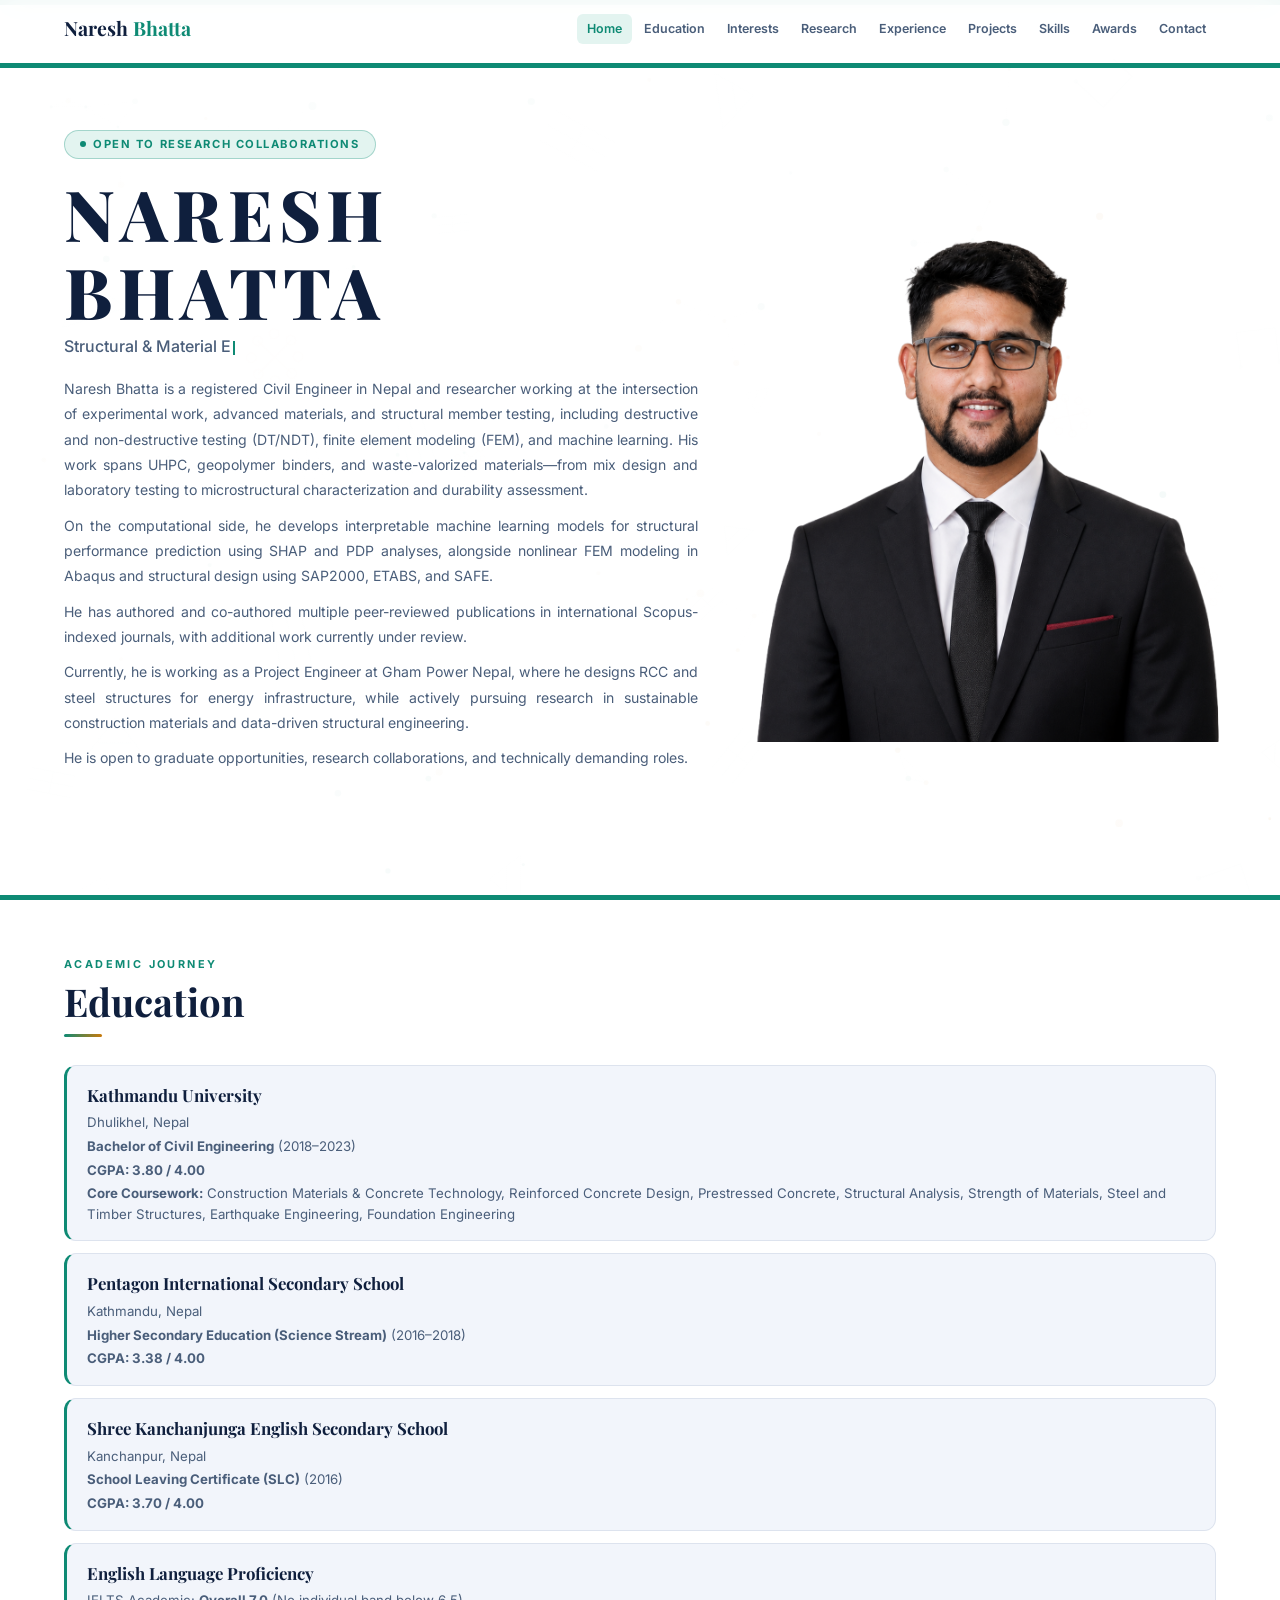
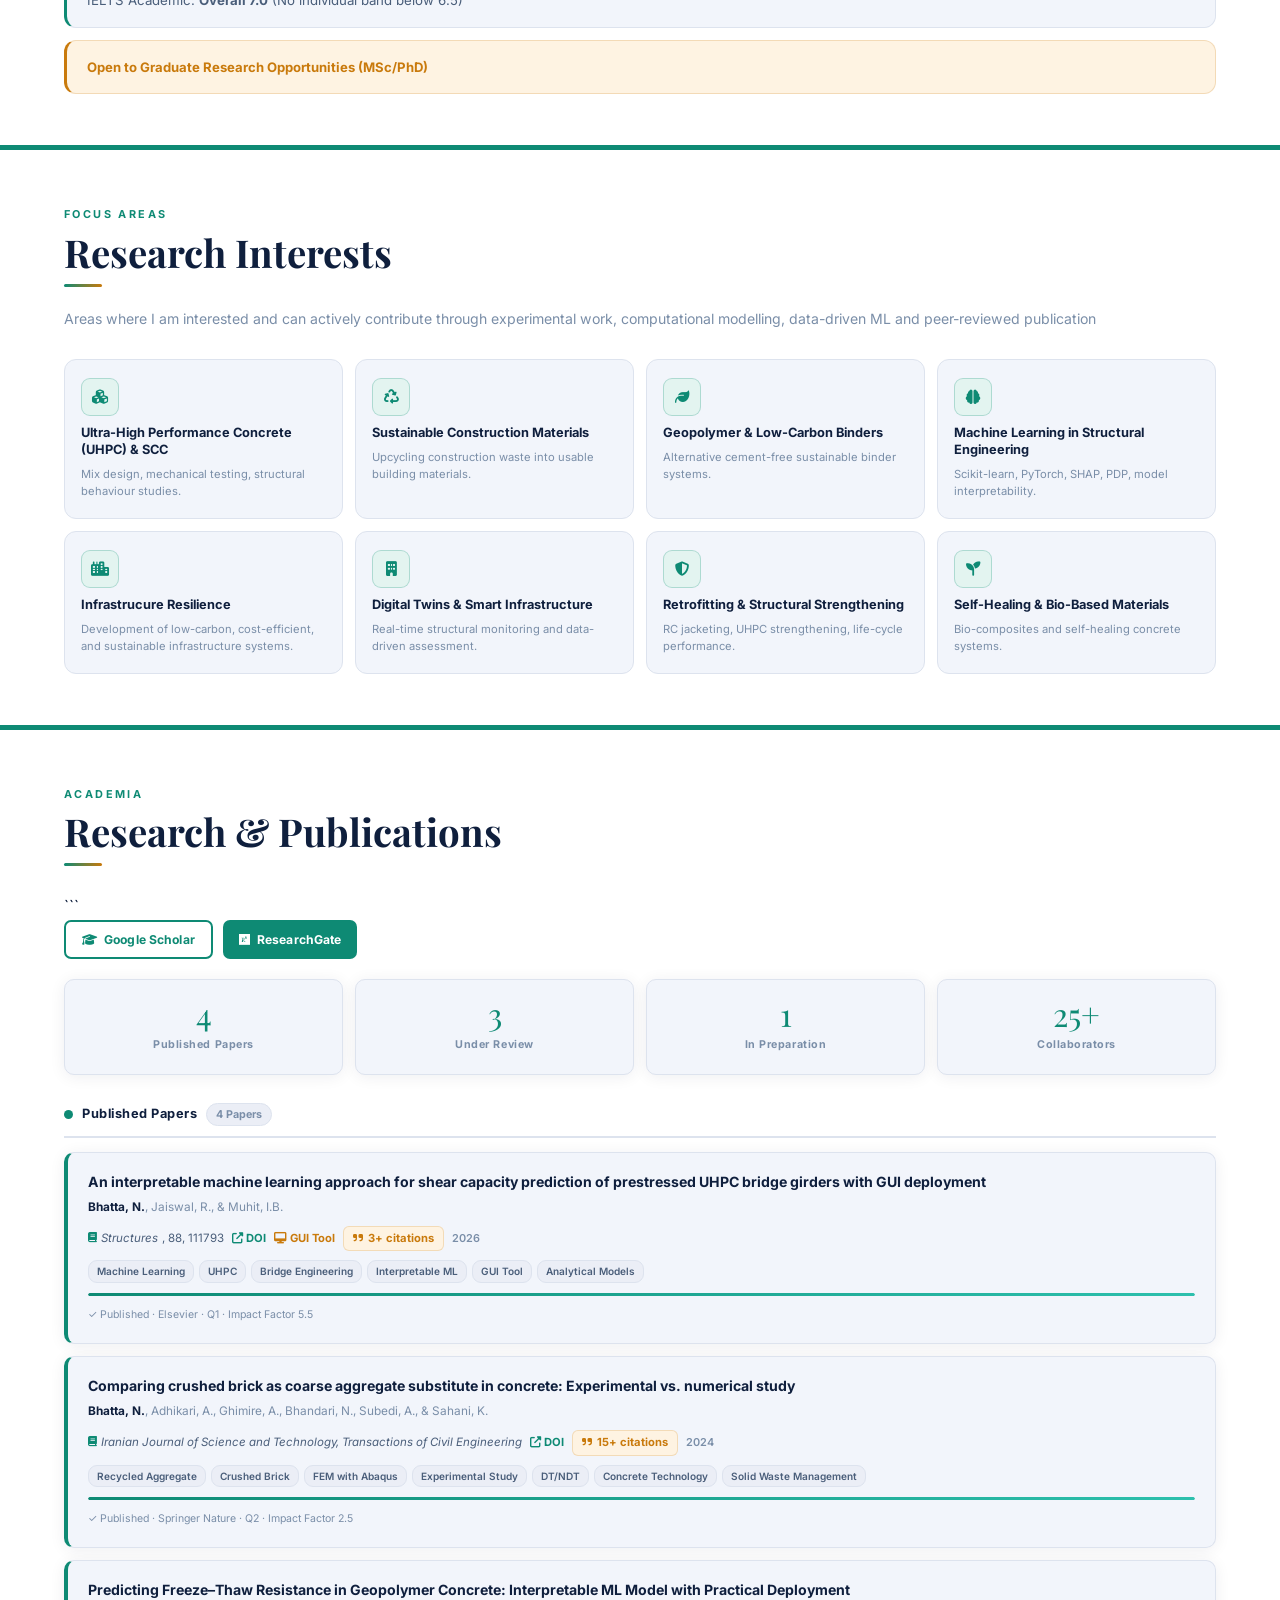
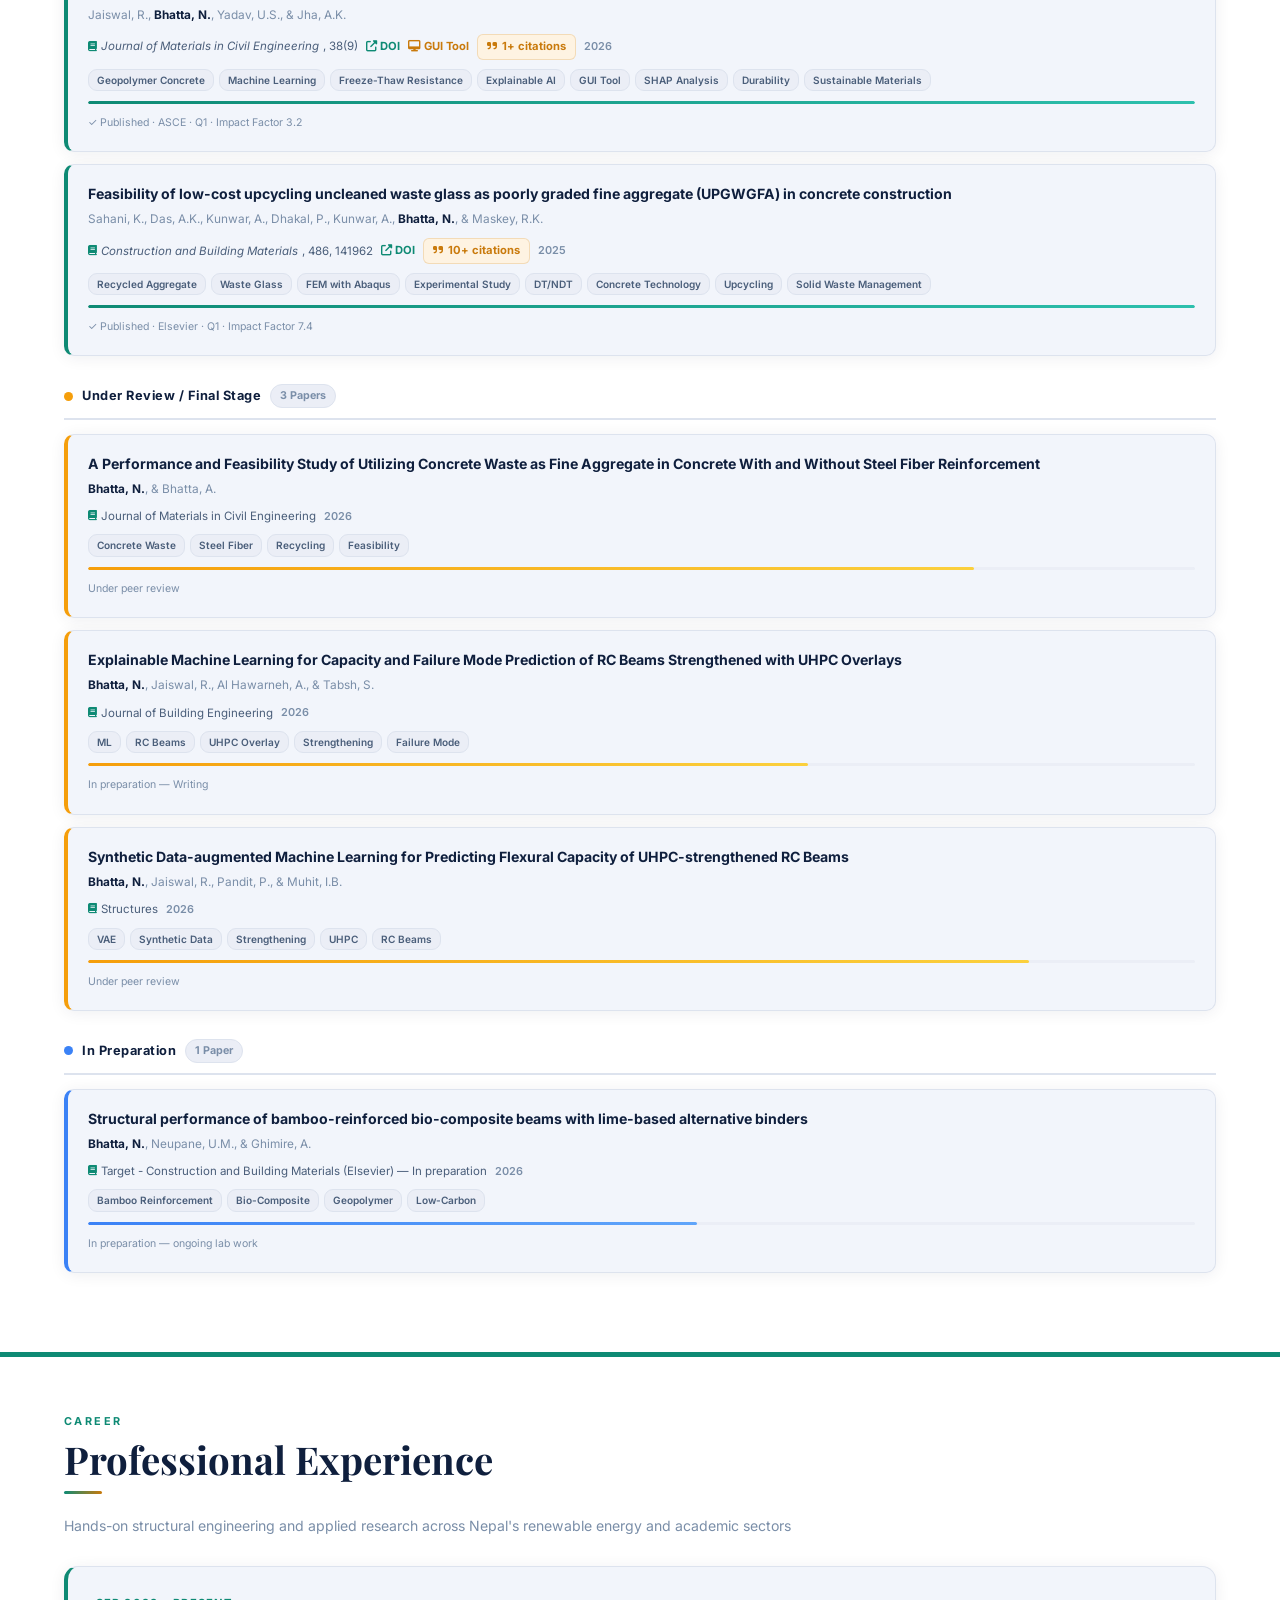
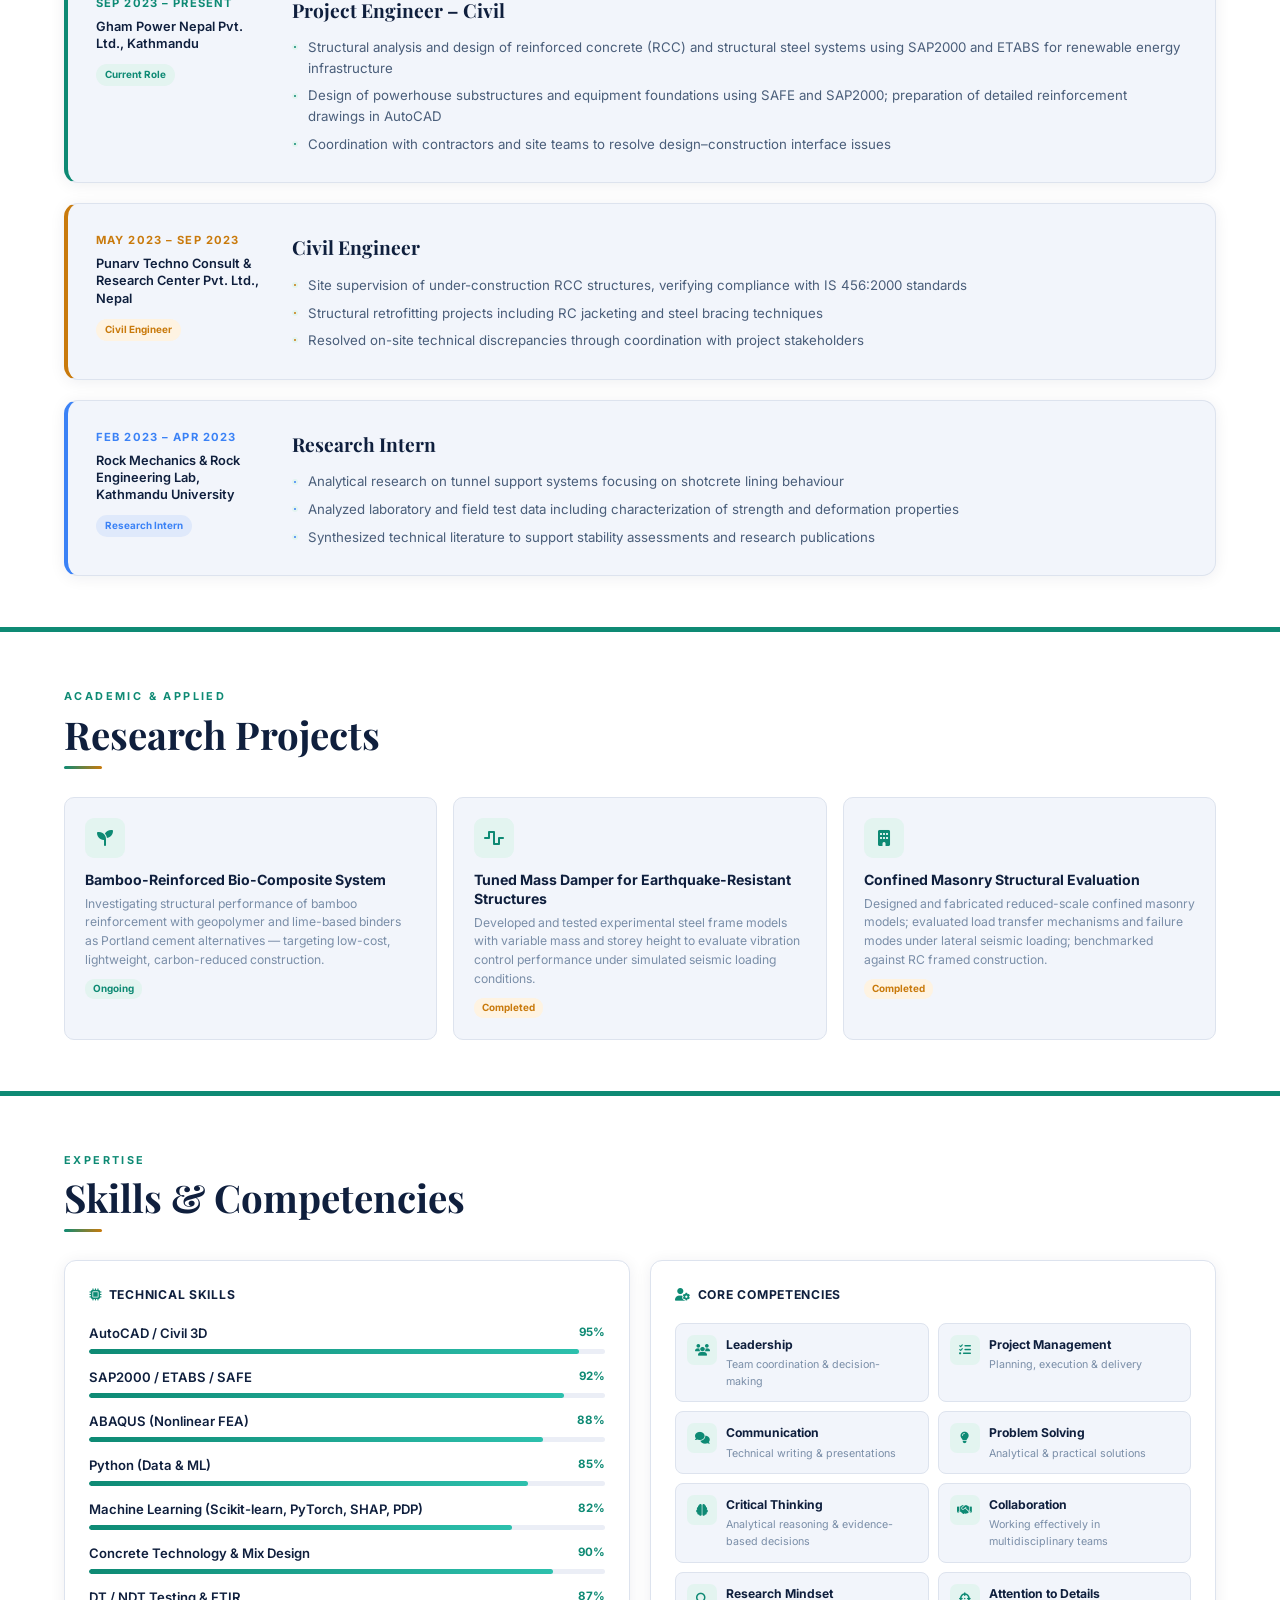
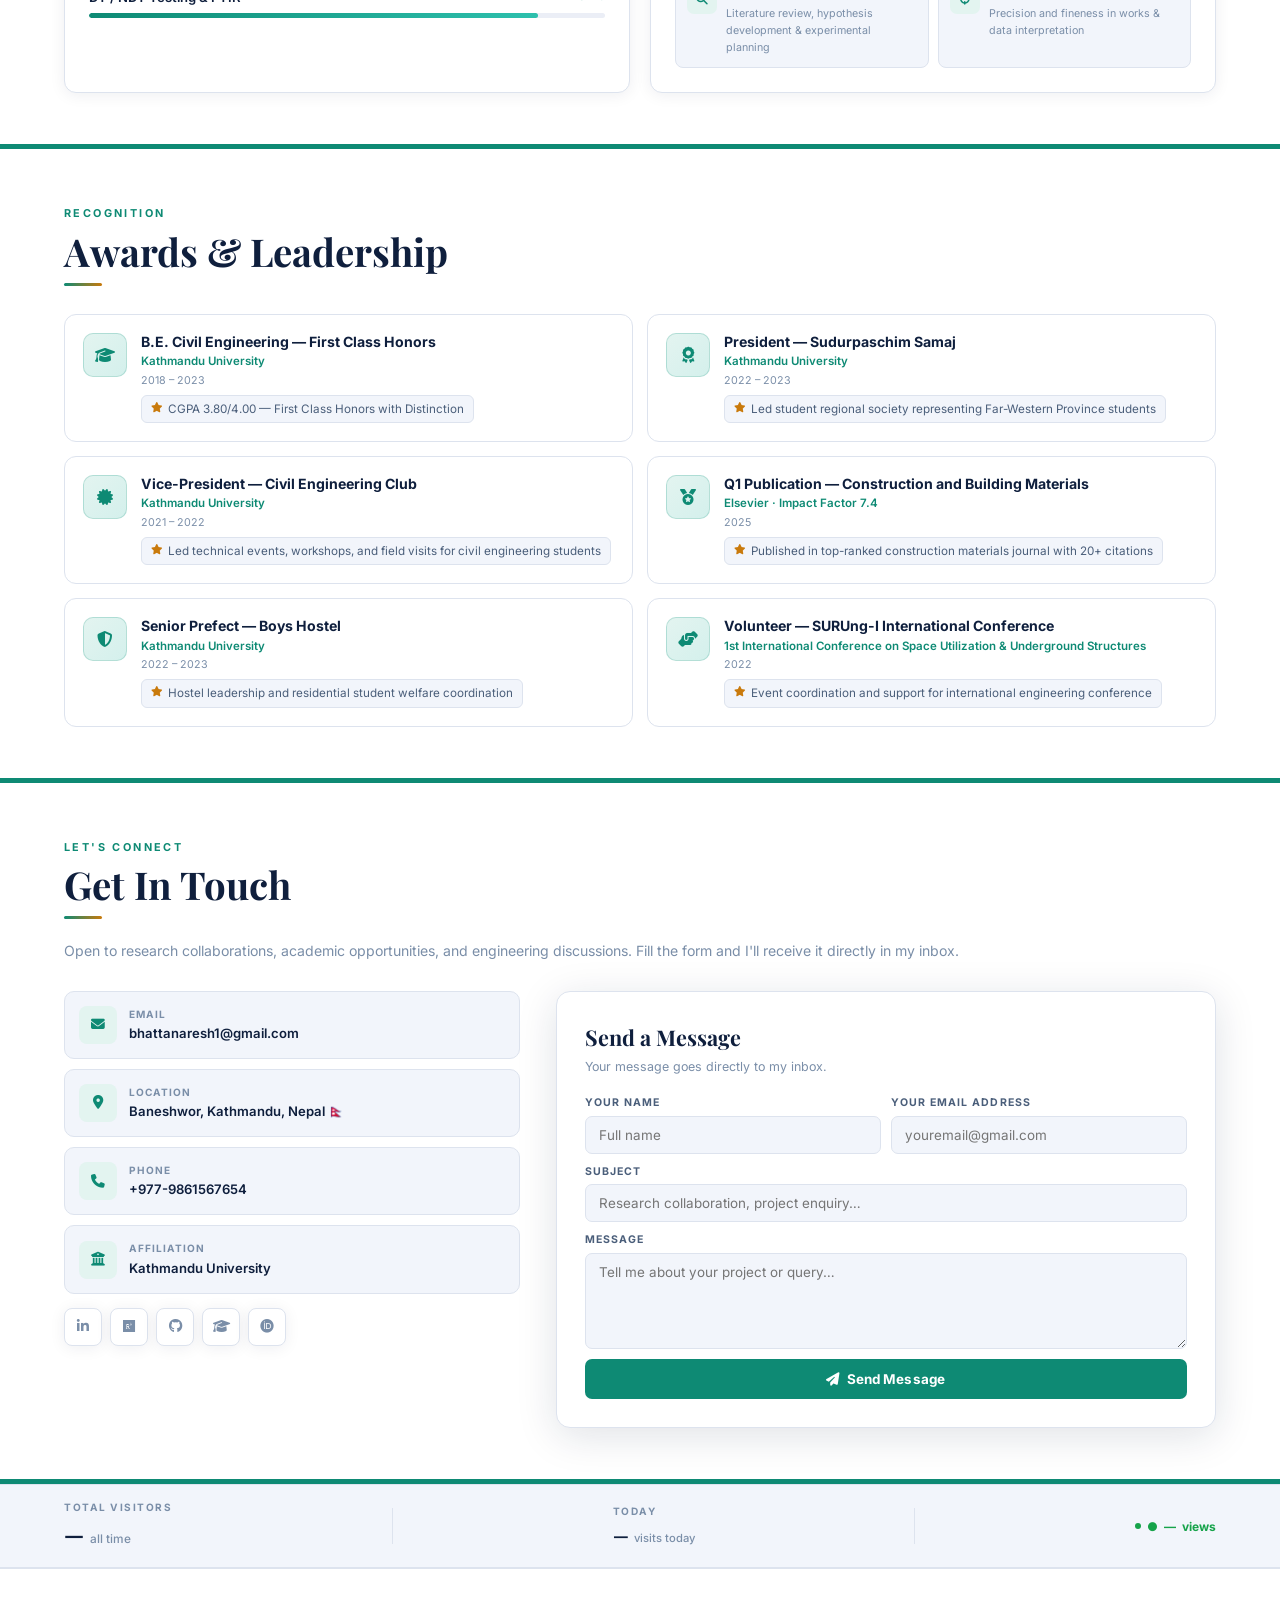
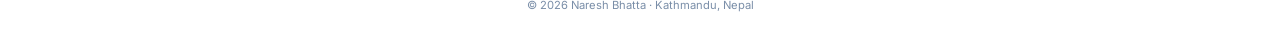
<file: index.html>
<!DOCTYPE html>
<html lang="en">
<head>
<meta charset="UTF-8">
<meta name="viewport" content="width=device-width, initial-scale=1.0">
<title>Naresh Bhatta | Civil Engineer & Researcher</title>
<link rel="preconnect" href="https://fonts.googleapis.com">
<link href="https://fonts.googleapis.com/css2?family=Playfair+Display:ital,wght@0,600;0,700;0,800;1,600&family=Inter:wght@300;400;500;600;700;800&display=swap" rel="stylesheet">
<link rel="stylesheet" href="https://cdnjs.cloudflare.com/ajax/libs/font-awesome/6.5.1/css/all.min.css">

<!-- ═══════════════════════════════════
     GLOBAL RESET & TOKENS
═══════════════════════════════════ -->
<style>
*,*::before,*::after{box-sizing:border-box;margin:0;padding:0}
:root{
  --navy:#0F1F3D;
  --navy2:#1A2E50;
  --teal:#0E8A74;
  --teal2:#0D7A6A;
  --teal-light:#E3F4F0;
  --gold:#C97A0C;
  --gold-light:#FEF3E2;
  --slate:#4A5E7A;
  --muted:#7A8EA8;
  --border:#DDE3EE;
  --bg:#F2F5FB;
  --bg2:#EBEef6;
  --white:#FFFFFF;
  --serif:'Playfair Display',serif;
  --sans:'Inter',sans-serif;
  --shadow:0 2px 16px rgba(15,31,61,.07);
  --shadow-md:0 8px 40px rgba(15,31,61,.13);

  /* Consistent section spacing */
  --sec-pad: 56px 0;
  --sec-hd-mb: 28px;
}
html{scroll-behavior:smooth}
body{font-family:var(--sans);color:var(--navy);background:var(--bg);overflow-x:hidden;line-height:1.6}
a{color:inherit;text-decoration:none}
ul{list-style:none}
::-webkit-scrollbar{width:4px}
::-webkit-scrollbar-thumb{background:var(--teal);border-radius:2px}

/* Global utilities */
.wrap{width:100%;max-width:100%;padding:0 5vw}
.eyebrow{font-size:.68rem;font-weight:700;letter-spacing:.22em;text-transform:uppercase;color:var(--teal);margin-bottom:6px}
.h2{font-family:var(--serif);font-size:clamp(1.6rem,3vw,2.4rem);line-height:1.15;color:var(--navy)}
.sub{font-size:.88rem;color:var(--muted);max-width:520px;line-height:1.7;margin-top:5px}
.divider{width:38px;height:3px;background:linear-gradient(90deg,var(--teal),var(--gold));border-radius:2px;margin:10px 0 20px}
.tag{display:inline-block;font-size:.67rem;font-weight:600;padding:3px 10px;border-radius:16px;background:var(--teal-light);color:var(--teal);border:1px solid rgba(14,138,116,.18)}
.btn{display:inline-flex;align-items:center;gap:7px;padding:10px 20px;border-radius:7px;font-family:var(--sans);font-size:.84rem;font-weight:700;cursor:pointer;transition:all .22s;border:none;letter-spacing:.01em}
.btn-primary{background:var(--teal);color:#fff}
.btn-primary:hover{background:var(--teal2);transform:translateY(-2px);box-shadow:0 8px 24px rgba(14,138,116,.3)}
.btn-outline{background:transparent;color:var(--teal);border:2px solid var(--teal)}
.btn-outline:hover{background:var(--teal);color:#fff;transform:translateY(-2px)}
.reveal{opacity:0;transform:translateY(18px);transition:opacity .5s ease,transform .5s ease}
.reveal.in{opacity:1;transform:none}
@media(prefers-reduced-motion:reduce){.reveal,.bar-in,.prog-in{transition:none!important}#tw-cursor{animation:none}}

/* ═══════════════════════════════════
   CONSISTENT SECTION STYLES
   All sections share the same background, padding, and green bottom line.
   Alternating sections use --bg for subtle visual rhythm.
═══════════════════════════════════ */
.sec{
  padding: var(--sec-pad);
  background: var(--white);
  position: relative;
}
.sec.alt{
  background: var(--bg);
}
/* Green bottom line on every section */
.sec::after{
  content:'';
  position:absolute;
  left:0;
  bottom:0;
  width:100%;
  height:5px;
  background:var(--teal);
}
.sec-hd{
  margin-bottom: var(--sec-hd-mb);
}
</style>
</head>
<body>

<!-- ══════════════════════════════════════════════
     NAV
══════════════════════════════════════════════ -->
<style>
nav{position:fixed;top:0;left:0;right:0;z-index:300;background:rgba(255,255,255,.94);backdrop-filter:blur(14px);border-bottom:1px solid transparent;transition:all .3s}
nav.scrolled{border-bottom-color:var(--border);box-shadow:0 2px 24px rgba(15,31,61,.07)}
.nav-inner{display:flex;align-items:center;justify-content:space-between;height:58px;width:100%;padding:0 5vw}
.logo{font-family:var(--serif);font-size:1.22rem;font-weight:700;color:var(--navy)}
.logo span{color:var(--teal)}
.nav-links{display:flex;gap:2px}
.nav-links a{font-size:.78rem;font-weight:600;color:var(--slate);padding:5px 10px;border-radius:6px;transition:all .18s}
.nav-links a:hover,.nav-links a.active{color:var(--teal);background:var(--teal-light)}
.ham{display:none;flex-direction:column;gap:5px;cursor:pointer;padding:6px;background:none;border:none}
.ham span{display:block;width:22px;height:2px;background:var(--navy);border-radius:2px;transition:all .3s}
.mob-nav{display:none;flex-direction:column;background:var(--white);border-top:1px solid var(--border)}
.mob-nav.open{display:flex}
.mob-nav a{padding:11px 24px;font-size:.88rem;font-weight:600;color:var(--slate);border-bottom:1px solid var(--bg2)}
.mob-nav a:hover{color:var(--teal)}
@media(max-width:1000px){.ham{display:flex}.nav-links{display:none}}
</style>

<nav id="nav">
  <div class="nav-inner">
    <div class="logo">Naresh <span>Bhatta</span></div>
    <div class="nav-links" id="navLinks">
      <a href="#hero" class="active">Home</a>
      <a href="#education">Education</a>
      <a href="#interests">Interests</a>
      <a href="#research">Research</a>
      <a href="#experience">Experience</a>
      <a href="#projects">Projects</a>
      <a href="#skills">Skills</a>
      <a href="#awards">Awards</a>
      <a href="#contact">Contact</a>
    </div>
    <button class="ham" id="ham" aria-label="Toggle menu">
      <span></span><span></span><span></span>
    </button>
  </div>
  <div class="mob-nav" id="mobNav">
    <a href="#hero">Home</a>
    <a href="#education">Education</a>
    <a href="#interests">Interests</a>
    <a href="#research">Research</a>
    <a href="#experience">Experience</a>
    <a href="#projects">Projects</a>
    <a href="#skills">Skills</a>
    <a href="#awards">Awards</a>
    <a href="#contact">Contact</a>
  </div>
</nav>

<script>
const navEl=document.getElementById('nav');
const ids=['hero','education','interests','research','experience','projects','skills','awards','contact'];
window.addEventListener('scroll',()=>{
  navEl.classList.toggle('scrolled',window.scrollY>50);
  document.getElementById('btt').classList.toggle('show',window.scrollY>400);
  let cur='';
  ids.forEach(id=>{const s=document.getElementById(id);if(s&&window.scrollY>=s.offsetTop-80)cur=id;});
  document.querySelectorAll('.nav-links a,.mob-nav a').forEach(a=>{a.classList.toggle('active',a.getAttribute('href')==='#'+cur);});
});
document.getElementById('ham').addEventListener('click',()=>{document.getElementById('mobNav').classList.toggle('open');});
document.getElementById('mobNav').querySelectorAll('a').forEach(a=>{a.addEventListener('click',()=>document.getElementById('mobNav').classList.remove('open'));});
document.querySelectorAll('a[href^="#"]').forEach(a=>{a.addEventListener('click',e=>{const t=document.querySelector(a.getAttribute('href'));if(t){e.preventDefault();t.scrollIntoView({behavior:'smooth'});}});});
</script>


<!-- ══════════════════════════════════════════════
     HERO
══════════════════════════════════════════════ -->
<style>
#hero::before{
  content:'';
  position:absolute;
  top:58px;
  left:0;
  width:100%;
  height:5px;
  background:var(--teal);
  z-index:3;
}

#hero-canvas{position:absolute;inset:0;width:100%;height:100%;opacity:.18}
.bp-grid{position:absolute;inset:0;pointer-events:none;
  background-image:linear-gradient(rgba(14,138,116,.2) 1px,transparent 1px),linear-gradient(90deg,rgba(14,138,116,.2) 1px,transparent 1px);
  background-size:60px 60px;background-position:center center}
.hero-overlay{position:absolute;inset:0;background:linear-gradient(135deg,rgba(255,255,255,.85) 40%,rgba(255,255,255,.6) 100%)}
.hero-inner{position:relative;z-index:2;display:flex;align-items:center;gap:48px;padding:0 5vw;width:100%}
.hero-left{flex:0 0 55%;max-width:55%}
.hero-right{flex:1;display:flex;justify-content:center;align-items:center}
.hero-right img{width:120%;max-width:1000px;height:auto}
.hero-kicker{display:inline-flex;align-items:center;gap:7px;background:var(--teal-light);border:1px solid rgba(14,138,116,.3);border-radius:30px;padding:5px 15px;font-size:.7rem;font-weight:700;color:var(--teal);letter-spacing:.14em;text-transform:uppercase;margin-bottom:16px}
.hero-kicker::before{content:'';width:6px;height:6px;border-radius:50%;background:var(--teal);animation:pulse 2s infinite}
@keyframes pulse{0%,100%{opacity:1;transform:scale(1)}50%{opacity:.4;transform:scale(.75)}}
.hero-name{font-family:var(--serif);font-size:clamp(2.8rem,5.5vw,4.4rem);line-height:1.1;color:var(--navy);margin-bottom:4px;letter-spacing:.08em;word-spacing:.15em;font-weight:800;}.hero-typerow{font-size:1rem;color:var(--slate);font-weight:500;margin-bottom:16px;min-height:1.6em}
#tw-cursor{display:inline-block;width:2px;height:.9em;background:var(--teal);margin-left:2px;vertical-align:middle;animation:blink .7s infinite}
@keyframes blink{0%,100%{opacity:1}50%{opacity:0}}
.hero-desc{font-size:.88rem;color:var(--slate);line-height:1.8;max-width:100%;text-align:justify;margin-bottom:20px}
.hero-desc p+p{margin-top:10px}
@media(max-width:1000px){.hero-inner{flex-direction:column}.hero-left{flex:unset;max-width:100%}.hero-right{display:none}}
</style>


<section id="hero" class="sec" style="padding-top:20px;padding-bottom:5px;min-height:100vh;display:flex;align-items:center;border-top:5px solid var(--teal);">  <canvas id="hero-canvas"></canvas>
  <div class="hero-overlay"></div>
  <div class="hero-inner">
    <div class="hero-left">
      <div class="hero-kicker">Open to Research Collaborations</div>
      <h1 class="hero-name">NARESH BHATTA</h1>
      <p class="hero-typerow"><span id="tw"></span><span id="tw-cursor"></span></p>
      <div class="hero-desc">
        <p>Naresh Bhatta is a registered Civil Engineer in Nepal and researcher working at the intersection of experimental work, advanced materials, and structural member testing, including destructive and non-destructive testing (DT/NDT), finite element modeling (FEM), and machine learning. His work spans UHPC, geopolymer binders, and waste-valorized materials—from mix design and laboratory testing to microstructural characterization and durability assessment.</p>
        <p>On the computational side, he develops interpretable machine learning models for structural performance prediction using SHAP and PDP analyses, alongside nonlinear FEM modeling in Abaqus and structural design using SAP2000, ETABS, and SAFE.</p>
        <p>He has authored and co-authored multiple peer-reviewed publications in international Scopus-indexed journals, with additional work currently under review.</p>
        <p>Currently, he is working as a Project Engineer at Gham Power Nepal, where he designs RCC and steel structures for energy infrastructure, while actively pursuing research in sustainable construction materials and data-driven structural engineering.</p>
        <p>He is open to graduate opportunities, research collaborations, and technically demanding roles.</p>
      </div>
    </div>
    <div class="hero-right">
      <img src="Profile 2.png" alt="Naresh Bhatta">
    </div>
  </div>
</section>

<script>
(()=>{
  const canvas=document.getElementById('hero-canvas');
  const ctx=canvas.getContext('2d');
  let W,H,particles=[],structures=[];
  function resize(){W=canvas.width=canvas.offsetWidth;H=canvas.height=canvas.offsetHeight;}
  resize();window.addEventListener('resize',resize);
  class Particle{constructor(){this.reset()}reset(){this.x=Math.random()*W;this.y=Math.random()*H;this.r=1+Math.random()*3;this.vx=(Math.random()-.5)*.4;this.vy=(Math.random()-.5)*.4;this.alpha=.3+Math.random()*.5;this.color=Math.random()>.5?'#0E8A74':'#C97A0C';}draw(){ctx.beginPath();ctx.arc(this.x,this.y,this.r,0,Math.PI*2);ctx.fillStyle=this.color;ctx.globalAlpha=this.alpha;ctx.fill();ctx.globalAlpha=1;}update(){this.x+=this.vx;this.y+=this.vy;if(this.x<0||this.x>W||this.y<0||this.y>H)this.reset();}}
  class Structure{constructor(){this.reset()}reset(){this.type=Math.floor(Math.random()*4);this.x=Math.random()*W;this.y=Math.random()*H;this.scale=.4+Math.random()*.8;this.alpha=.06+Math.random()*.1;this.vy=.12+Math.random()*.18;this.rot=Math.random()*Math.PI*2;this.drot=(Math.random()-.5)*.003;}draw(){ctx.save();ctx.translate(this.x,this.y);ctx.rotate(this.rot);ctx.scale(this.scale,this.scale);ctx.globalAlpha=this.alpha;ctx.strokeStyle='#0E8A74';ctx.lineWidth=1.5;if(this.type===0){ctx.beginPath();ctx.moveTo(-30,0);ctx.lineTo(30,0);ctx.moveTo(-30,-15);ctx.lineTo(30,-15);ctx.moveTo(-30,15);ctx.lineTo(30,15);ctx.moveTo(0,-15);ctx.lineTo(0,15);ctx.stroke();}else if(this.type===1){ctx.beginPath();ctx.moveTo(-35,20);ctx.lineTo(35,20);ctx.lineTo(0,-25);ctx.closePath();ctx.moveTo(-17,0);ctx.lineTo(17,0);ctx.stroke();}else if(this.type===2){const dots=[[-20,0],[20,0],[0,-20],[0,20],[-14,-14],[14,-14],[14,14],[-14,14]];ctx.strokeStyle='#C97A0C';dots.forEach(([dx,dy])=>{ctx.beginPath();ctx.arc(dx,dy,4,0,Math.PI*2);ctx.stroke();});ctx.beginPath();dots.slice(0,4).forEach(([dx,dy])=>{ctx.moveTo(dx,dy);ctx.lineTo(0,0);});ctx.stroke();}else{ctx.beginPath();ctx.moveTo(-28,25);ctx.lineTo(-28,-25);ctx.lineTo(28,-25);ctx.lineTo(28,25);ctx.stroke();ctx.fillStyle='#0E8A74';[[-28,25],[28,25]].forEach(([dx,dy])=>{ctx.beginPath();ctx.arc(dx,dy,3,0,Math.PI*2);ctx.fill();});}ctx.globalAlpha=1;ctx.restore();}update(){this.y+=this.vy;this.rot+=this.drot;if(this.y>H+80)this.reset();}}
  for(let i=0;i<80;i++)particles.push(new Particle());
  for(let i=0;i<24;i++)structures.push(new Structure());
  function drawConnections(){for(let i=0;i<particles.length;i++){for(let j=i+1;j<particles.length;j++){const dx=particles[i].x-particles[j].x,dy=particles[i].y-particles[j].y,d=Math.sqrt(dx*dx+dy*dy);if(d<90){ctx.beginPath();ctx.moveTo(particles[i].x,particles[i].y);ctx.lineTo(particles[j].x,particles[j].y);ctx.strokeStyle='rgba(14,138,116,'+(0.12*(1-d/90))+')';ctx.lineWidth=.8;ctx.stroke();}}}}
  function draw(){ctx.clearRect(0,0,W,H);drawConnections();structures.forEach(s=>{s.update();s.draw();});particles.forEach(p=>{p.update();p.draw();});requestAnimationFrame(draw);}
  draw();
})();

(()=>{
  const roles=['Structural & Material Engineer','Sustainable Materials Researcher','Machine Learning Practitioner','Structural Analysis Specialist','Green Construction Advocate'];
  let ri=0,ci=0,del=false;
  const el=document.getElementById('tw');
  if(!el)return;
  function tick(){const cur=roles[ri];if(!del){el.textContent=cur.slice(0,++ci);if(ci===cur.length){del=true;setTimeout(tick,2000);return;}setTimeout(tick,70);}else{el.textContent=cur.slice(0,--ci);if(ci===0){del=false;ri=(ri+1)%roles.length;setTimeout(tick,350);return;}setTimeout(tick,35);}}
  setTimeout(tick,900);
})();
</script>

<!-- ══════════════════════════════════════════════
     EDUCATION
══════════════════════════════════════════════ -->
<style>
.edu-item{padding:16px 20px;border-left:3px solid var(--teal);border-radius:12px;background:#F2F5FB;margin-bottom:12px;border:1px solid var(--border);border-left:3px solid var(--teal);}
.edu-item:last-child{margin-bottom:0}
.edu-item h3{font-family:var(--serif);font-size:1.05rem;color:var(--navy);margin-bottom:4px}
.edu-item p{font-size:.83rem;color:var(--slate);line-height:1.55;margin-bottom:3px}
.edu-item p:last-child{margin-bottom:0}
</style>

<section id="education" class="sec">
  <div class="wrap">
    <div class="sec-hd reveal">
      <div class="eyebrow">Academic Journey</div>
      <h2 class="h2">Education</h2>
      <div class="divider"></div>
    </div>
    <div class="reveal">
      <div class="edu-item">
        <h3>Kathmandu University</h3>
        <p>Dhulikhel, Nepal</p>
        <p><strong>Bachelor of Civil Engineering</strong> (2018–2023)</p>
        <p><strong>CGPA: 3.80 / 4.00</strong></p>
        <p><strong>Core Coursework:</strong> Construction Materials &amp; Concrete Technology, Reinforced Concrete Design, Prestressed Concrete, Structural Analysis, Strength of Materials, Steel and Timber Structures, Earthquake Engineering, Foundation Engineering</p>
      </div>
      <div class="edu-item">
        <h3>Pentagon International Secondary School</h3>
        <p>Kathmandu, Nepal</p>
        <p><strong>Higher Secondary Education (Science Stream)</strong> (2016–2018)</p>
        <p><strong>CGPA: 3.38 / 4.00</strong></p>
      </div>
      <div class="edu-item">
        <h3>Shree Kanchanjunga English Secondary School</h3>
        <p>Kanchanpur, Nepal</p>
        <p><strong>School Leaving Certificate (SLC)</strong> (2016)</p>
        <p><strong>CGPA: 3.70 / 4.00</strong></p>
      </div>
      <div class="edu-item">
        <h3>English Language Proficiency</h3>
        <p>IELTS Academic: <strong>Overall 7.0</strong> (No individual band below 6.5)</p>
      </div>
      <div class="edu-item" style="border-left:3px solid var(--gold);background:var(--gold-light);border-color:rgba(201,122,12,.2);border-left-color:var(--gold)">
        <p style="font-size:.82rem;font-weight:700;color:var(--gold)">Open to Graduate Research Opportunities (MSc/PhD)</p>
      </div>
    </div>
  </div>
</section>


<!-- ══════════════════════════════════════════════
     RESEARCH INTERESTS
══════════════════════════════════════════════ -->
<style>
.interests-grid{
  display:grid;
  grid-template-columns:repeat(4,1fr);
  gap:12px;
}
.int-card{
  background:#F2F5FB;
  border:1px solid var(--border);
  border-radius:12px;
  padding:18px 16px;
  display:flex;
  flex-direction:column;
  gap:8px;
  transition:background .25s,border-color .25s,transform .25s,box-shadow .25s;
  cursor:default;
}
.int-card:hover{
  background:var(--teal-light);
  border-color:rgba(14,138,116,.3);
  transform:translateY(-3px);
  box-shadow:var(--shadow-md);
}
.int-ico{
  width:38px;height:38px;border-radius:9px;
  background:var(--teal-light);border:1px solid rgba(14,138,116,.25);
  display:flex;align-items:center;justify-content:center;
  color:var(--teal);font-size:.9rem;flex-shrink:0;
}
.int-card:hover .int-ico{background:rgba(14,138,116,.18)}
.int-label{font-size:.8rem;font-weight:700;color:var(--navy);line-height:1.35}
.int-desc{font-size:.7rem;color:var(--muted);line-height:1.5}
@media(max-width:1100px){.interests-grid{grid-template-columns:repeat(2,1fr)}}
@media(max-width:620px){.interests-grid{grid-template-columns:1fr}}

.sub{
  width: 100%;
  max-width: 100%;
}
</style>

<section id="interests" class="sec">
  <div class="wrap">
    <div class="sec-hd reveal">
      <div class="eyebrow">Focus Areas</div>
      <h2 class="h2">Research Interests</h2>
      <div class="divider"></div>
      <p class="sub">Areas where I am interested and can actively contribute through experimental work, computational modelling, data-driven ML and peer-reviewed publication</p>
    </div>
    <div class="interests-grid reveal">
      <div class="int-card">
        <div class="int-ico"><i class="fas fa-cubes"></i></div>
        <div class="int-label">Ultra-High Performance Concrete (UHPC) &amp; SCC</div>
        <div class="int-desc">Mix design, mechanical testing, structural behaviour studies.</div>
      </div>
      <div class="int-card">
        <div class="int-ico"><i class="fas fa-recycle"></i></div>
        <div class="int-label">Sustainable Construction Materials</div>
        <div class="int-desc">Upcycling construction waste into usable building materials.</div>
      </div>
      <div class="int-card">
        <div class="int-ico"><i class="fas fa-leaf"></i></div>
        <div class="int-label">Geopolymer &amp; Low-Carbon Binders</div>
        <div class="int-desc">Alternative cement-free sustainable binder systems.</div>
      </div>
      <div class="int-card">
        <div class="int-ico"><i class="fas fa-brain"></i></div>
        <div class="int-label">Machine Learning in Structural Engineering</div>
        <div class="int-desc">Scikit-learn, PyTorch, SHAP, PDP, model interpretability.</div>
      </div>
      <div class="int-card">
        <div class="int-ico"><i class="fas fa-city"></i></div>
        <div class="int-label">Infrastrucure Resilience</div>
        <div class="int-desc">Development of low-carbon, cost-efficient, and sustainable infrastructure systems.</div>
      </div>
      <div class="int-card">
        <div class="int-ico"><i class="fas fa-building"></i></div>
        <div class="int-label">Digital Twins &amp; Smart Infrastructure</div>
        <div class="int-desc">Real-time structural monitoring and data-driven assessment.</div>
      </div>
      <div class="int-card">
        <div class="int-ico"><i class="fas fa-shield-alt"></i></div>
        <div class="int-label">Retrofitting &amp; Structural Strengthening</div>
        <div class="int-desc">RC jacketing, UHPC strengthening, life-cycle performance.</div>
      </div>
      <div class="int-card">
        <div class="int-ico"><i class="fas fa-seedling"></i></div>
        <div class="int-label">Self-Healing &amp; Bio-Based Materials</div>
        <div class="int-desc">Bio-composites and self-healing concrete systems.</div>
      </div>
    </div>
  </div>
</section>


<!-- ══════════════════════════════════════════════
     RESEARCH & PUBLICATIONS
══════════════════════════════════════════════ -->
<style>
.rs-grid{display:grid;grid-template-columns:repeat(4,1fr);gap:12px;margin-bottom:28px}
.rs-card{background:#F2F5FB;border:1px solid var(--border);border-radius:10px;padding:18px;text-align:center;box-shadow:var(--shadow)}
.rs-num{font-family:var(--serif);font-size:2rem;color:var(--teal);display:block;line-height:1}
.rs-lbl{font-size:.67rem;font-weight:700;color:var(--muted);margin-top:3px;letter-spacing:.05em}
.pub-group{margin-bottom:28px}
.pub-group-hd{display:flex;align-items:center;gap:9px;margin-bottom:14px;padding-bottom:10px;border-bottom:2px solid var(--border)}
.pub-group-hd h3{font-size:.8rem;font-weight:700;letter-spacing:.04em;color:var(--navy)}
.pub-dot{width:9px;height:9px;border-radius:50%;flex-shrink:0}
.dot-pub{background:var(--teal)}
.dot-rev{background:#F59E0B}
.dot-prep{background:#3B82F6}
.pub-cnt{font-size:.67rem;font-weight:700;padding:2px 9px;border-radius:12px;background:var(--bg2);border:1px solid var(--border);color:var(--muted)}
.pub-cards{display:flex;flex-direction:column;gap:12px}
.pub-card{background:#F2F5FB;border:1px solid var(--border);border-radius:10px;padding:18px 20px;box-shadow:var(--shadow);transition:box-shadow .22s,transform .22s;border-left:4px solid var(--teal)}
.pub-card.rev{border-left-color:#F59E0B}
.pub-card.prep{border-left-color:#3B82F6}
.pub-card:hover{box-shadow:var(--shadow-md);transform:translateY(-2px)}
.pub-title{font-size:.88rem;font-weight:700;color:var(--navy);line-height:1.5;margin-bottom:6px}
.pub-authors{font-size:.74rem;color:var(--muted);margin-bottom:9px;line-height:1.55}
.pub-authors .me{color:var(--navy);font-weight:700}
.pub-bottom{display:flex;align-items:center;flex-wrap:wrap;gap:8px;margin-bottom:9px}
.pub-journal{font-size:.72rem;color:var(--slate);display:flex;align-items:center;gap:4px}
.pub-journal i{color:var(--teal);font-size:.64rem}
.pub-doi{font-size:.7rem;color:var(--teal);font-weight:700;display:flex;align-items:center;gap:3px}
.pub-doi:hover{opacity:.7}
.pub-cite{display:flex;align-items:center;gap:4px;font-size:.7rem;font-weight:700;color:var(--gold);background:var(--gold-light);border:1px solid rgba(201,122,12,.2);padding:3px 9px;border-radius:6px}
.pub-tags{display:flex;flex-wrap:wrap;gap:5px}
.pub-tag{font-size:.63rem;font-weight:600;padding:2px 8px;border-radius:9px;background:var(--bg2);border:1px solid var(--border);color:var(--slate)}
.prog-wrap{margin-top:10px}
.prog-bar{height:3px;background:var(--bg2);border-radius:2px;overflow:hidden;margin-bottom:4px}
.prog-in{height:100%;border-radius:2px;width:0;transition:width 1.2s}
.prog-pub{background:linear-gradient(90deg,var(--teal),#2DC0AD)}
.prog-rev{background:linear-gradient(90deg,#F59E0B,#FBD03D)}
.prog-prep{background:linear-gradient(90deg,#3B82F6,#60A5FA)}
.prog-txt{font-size:.66rem;color:var(--muted)}
@media(max-width:1000px){.rs-grid{grid-template-columns:repeat(2,1fr)}}
</style>

<section id="research" class="sec">
  <div class="wrap">
    <div class="sec-hd reveal">
      <div class="eyebrow">Academia</div>
      <h2 class="h2">Research &amp; Publications</h2>
      <div class="divider"></div>
    </div>

```
<div style="display:flex;gap:10px;flex-wrap:wrap;margin-bottom:20px">
  <a href="https://scholar.google.com" target="_blank" class="btn btn-outline" style="font-size:.76rem;padding:8px 16px">
    <i class="fas fa-graduation-cap"></i> Google Scholar
  </a>
  <a href="https://www.researchgate.net" target="_blank" class="btn btn-primary" style="font-size:.76rem;padding:8px 16px">
    <i class="fab fa-researchgate"></i> ResearchGate
  </a>
</div>

<div class="rs-grid reveal">
  <div class="rs-card"><span class="rs-num counter" data-n="4">0</span><span class="rs-lbl">Published Papers</span></div>
  <div class="rs-card"><span class="rs-num counter" data-n="3">0</span><span class="rs-lbl">Under Review</span></div>
  <div class="rs-card"><span class="rs-num counter" data-n="1">0</span><span class="rs-lbl">In Preparation</span></div>
  <div class="rs-card"><span class="rs-num">25+</span><span class="rs-lbl">Collaborators</span></div>
</div>

<!-- Published -->
<div class="pub-group reveal">
  <div class="pub-group-hd">
    <span class="pub-dot dot-pub"></span>
    <h3>Published Papers</h3>
    <span class="pub-cnt">4 Papers</span>
  </div>

  <div class="pub-cards">

    <div class="pub-card">
      <div class="pub-title">An interpretable machine learning approach for shear capacity prediction of prestressed UHPC bridge girders with GUI deployment</div>
      <div class="pub-authors"><span class="me">Bhatta, N.</span>, Jaiswal, R., &amp; Muhit, I.B.</div>
      <div class="pub-bottom">
        <span class="pub-journal"><i class="fas fa-book"></i> <em>Structures</em>, 88, 111793</span>
        <a href="https://doi.org/10.1016/j.istruc.2026.111793" target="_blank" class="pub-doi"><i class="fas fa-external-link-alt"></i> DOI</a>
        <a href="http://ec2-16-171-2-216.eu-north-1.compute.amazonaws.com/" target="_blank" class="pub-doi" style="color:var(--gold)"><i class="fas fa-desktop"></i> GUI Tool</a>
        <span class="pub-cite"><i class="fas fa-quote-right"></i> 3+ citations</span>
        <span style="font-size:.68rem;color:var(--muted);font-weight:600">2026</span>
      </div>
      <div class="pub-tags">
        <span class="pub-tag">Machine Learning</span>
        <span class="pub-tag">UHPC</span>
        <span class="pub-tag">Bridge Engineering</span>
        <span class="pub-tag">Interpretable ML</span>
        <span class="pub-tag">GUI Tool</span>
        <span class="pub-tag">Analytical Models</span>
      </div>
      <div class="prog-wrap">
        <div class="prog-bar"><div class="prog-in prog-pub" data-w="100"></div></div>
        <span class="prog-txt">✓ Published · Elsevier · Q1 · Impact Factor 5.5</span>
      </div>
    </div>

    <div class="pub-card">
      <div class="pub-title">Comparing crushed brick as coarse aggregate substitute in concrete: Experimental vs. numerical study</div>
      <div class="pub-authors"><span class="me">Bhatta, N.</span>, Adhikari, A., Ghimire, A., Bhandari, N., Subedi, A., &amp; Sahani, K.</div>
      <div class="pub-bottom">
        <span class="pub-journal"><i class="fas fa-book"></i> <em>Iranian Journal of Science and Technology, Transactions of Civil Engineering</em></span>
        <a href="https://doi.org/10.1007/s40996-024-01407-8" target="_blank" class="pub-doi"><i class="fas fa-external-link-alt"></i> DOI</a>
        <span class="pub-cite"><i class="fas fa-quote-right"></i> 15+ citations</span>
        <span style="font-size:.68rem;color:var(--muted);font-weight:600">2024</span>
      </div>
      <div class="pub-tags">
        <span class="pub-tag">Recycled Aggregate</span>
        <span class="pub-tag">Crushed Brick</span>
        <span class="pub-tag">FEM with Abaqus</span>
        <span class="pub-tag">Experimental Study</span>
        <span class="pub-tag">DT/NDT</span>
        <span class="pub-tag">Concrete Technology</span>
        <span class="pub-tag">Solid Waste Management</span>
      </div>
      <div class="prog-wrap">
        <div class="prog-bar"><div class="prog-in prog-pub" data-w="100"></div></div>
        <span class="prog-txt">✓ Published · Springer Nature · Q2 · Impact Factor 2.5</span>
      </div>
    </div>

    <div class="pub-card">
      <div class="pub-title">Predicting Freeze–Thaw Resistance in Geopolymer Concrete: Interpretable ML Model with Practical Deployment</div>
      <div class="pub-authors">Jaiswal, R., <span class="me">Bhatta, N.</span>, Yadav, U.S., &amp; Jha, A.K.</div>
      <div class="pub-bottom">
        <span class="pub-journal"><i class="fas fa-book"></i> <em>Journal of Materials in Civil Engineering</em>, 38(9)</span>
        <a href="https://doi.org/10.1061/JMCEE7.MTENG-23191" target="_blank" class="pub-doi"><i class="fas fa-external-link-alt"></i> DOI</a>
        <a href="http://ec2-13-60-232-74.eu-north-1.compute.amazonaws.com/" target="_blank" class="pub-doi" style="color:var(--gold)"><i class="fas fa-desktop"></i> GUI Tool</a>
        <span class="pub-cite"><i class="fas fa-quote-right"></i> 1+ citations</span>
        <span style="font-size:.68rem;color:var(--muted);font-weight:600">2026</span>
      </div>
      <div class="pub-tags">
        <span class="pub-tag">Geopolymer Concrete</span>
        <span class="pub-tag">Machine Learning</span>
        <span class="pub-tag">Freeze-Thaw Resistance</span>
        <span class="pub-tag">Explainable AI</span>
        <span class="pub-tag">GUI Tool</span>
        <span class="pub-tag">SHAP Analysis</span>
        <span class="pub-tag">Durability</span>
        <span class="pub-tag">Sustainable Materials</span>
      </div>
      <div class="prog-wrap">
        <div class="prog-bar"><div class="prog-in prog-pub" data-w="100"></div></div>
        <span class="prog-txt">✓ Published · ASCE · Q1 · Impact Factor 3.2</span>
      </div>
    </div>

    <div class="pub-card">
      <div class="pub-title">Feasibility of low-cost upcycling uncleaned waste glass as poorly graded fine aggregate (UPGWGFA) in concrete construction</div>
      <div class="pub-authors">Sahani, K., Das, A.K., Kunwar, A., Dhakal, P., Kunwar, A., <span class="me">Bhatta, N.</span>, &amp; Maskey, R.K.</div>
      <div class="pub-bottom">
        <span class="pub-journal"><i class="fas fa-book"></i> <em>Construction and Building Materials</em>, 486, 141962</span>
        <a href="https://doi.org/10.1016/j.conbuildmat.2025.141962" target="_blank" class="pub-doi"><i class="fas fa-external-link-alt"></i> DOI</a>
        <span class="pub-cite"><i class="fas fa-quote-right"></i> 10+ citations</span>
        <span style="font-size:.68rem;color:var(--muted);font-weight:600">2025</span>
      </div>
      <div class="pub-tags">
        <span class="pub-tag">Recycled Aggregate</span>
        <span class="pub-tag">Waste Glass</span>
        <span class="pub-tag">FEM with Abaqus</span>
        <span class="pub-tag">Experimental Study</span>
        <span class="pub-tag">DT/NDT</span>
        <span class="pub-tag">Concrete Technology</span>
        <span class="pub-tag">Upcycling</span>
        <span class="pub-tag">Solid Waste Management</span>
      </div>
      <div class="prog-wrap">
        <div class="prog-bar"><div class="prog-in prog-pub" data-w="100"></div></div>
        <span class="prog-txt">✓ Published · Elsevier · Q1 · Impact Factor 7.4</span>
      </div>
    </div>

  </div>
</div>

<!-- Under Review -->
<div class="pub-group reveal">
  <div class="pub-group-hd">
    <span class="pub-dot dot-rev"></span>
    <h3>Under Review / Final Stage</h3>
    <span class="pub-cnt">3 Papers</span>
  </div>

  <div class="pub-cards">

    <div class="pub-card rev">
      <div class="pub-title">A Performance and Feasibility Study of Utilizing Concrete Waste as Fine Aggregate in Concrete With and Without Steel Fiber Reinforcement</div>
      <div class="pub-authors"><span class="me">Bhatta, N.</span>, &amp; Bhatta, A.</div>
      <div class="pub-bottom">
        <span class="pub-journal"><i class="fas fa-book"></i> Journal of Materials in Civil Engineering</span>
        <span style="font-size:.68rem;color:var(--muted);font-weight:600">2026</span>
      </div>
      <div class="pub-tags">
        <span class="pub-tag">Concrete Waste</span>
        <span class="pub-tag">Steel Fiber</span>
        <span class="pub-tag">Recycling</span>
        <span class="pub-tag">Feasibility</span>
      </div>
      <div class="prog-wrap">
        <div class="prog-bar"><div class="prog-in prog-rev" data-w="80"></div></div>
        <span class="prog-txt">Under peer review</span>
      </div>
    </div>

    <div class="pub-card rev">
      <div class="pub-title">Explainable Machine Learning for Capacity and Failure Mode Prediction of RC Beams Strengthened with UHPC Overlays</div>
      <div class="pub-authors"><span class="me">Bhatta, N.</span>, Jaiswal, R., Al Hawarneh, A., &amp; Tabsh, S.</div>
      <div class="pub-bottom">
        <span class="pub-journal"><i class="fas fa-book"></i> Journal of Building Engineering</span>
        <span style="font-size:.68rem;color:var(--muted);font-weight:600">2026</span>
      </div>
      <div class="pub-tags">
        <span class="pub-tag">ML</span>
        <span class="pub-tag">RC Beams</span>
        <span class="pub-tag">UHPC Overlay</span>
        <span class="pub-tag">Strengthening</span>
        <span class="pub-tag">Failure Mode</span>
      </div>
      <div class="prog-wrap">
        <div class="prog-bar"><div class="prog-in prog-rev" data-w="65"></div></div>
        <span class="prog-txt">In preparation — Writing</span>
      </div>
    </div>

    <div class="pub-card rev">
      <div class="pub-title">Synthetic Data-augmented Machine Learning for Predicting Flexural Capacity of UHPC-strengthened RC Beams</div>
      <div class="pub-authors"><span class="me">Bhatta, N.</span>, Jaiswal, R., Pandit, P., &amp; Muhit, I.B.</div>
      <div class="pub-bottom">
        <span class="pub-journal"><i class="fas fa-book"></i>Structures</span>
        <span style="font-size:.68rem;color:var(--muted);font-weight:600">2026</span>
      </div>
      <div class="pub-tags">
        <span class="pub-tag">VAE</span>
        <span class="pub-tag">Synthetic Data</span>
        <span class="pub-tag">Strengthening</span>
        <span class="pub-tag">UHPC</span>
        <span class="pub-tag">RC Beams</span>
      </div>
      <div class="prog-wrap">
        <div class="prog-bar"><div class="prog-in prog-rev" data-w="85"></div></div>
        <span class="prog-txt">Under peer review</span>
      </div>
    </div>

  </div>
</div>

<!-- In Preparation -->
<div class="pub-group reveal">
  <div class="pub-group-hd">
    <span class="pub-dot dot-prep"></span>
    <h3>In Preparation</h3>
    <span class="pub-cnt">1 Paper</span>
  </div>

  <div class="pub-cards">
    <div class="pub-card prep">
      <div class="pub-title">Structural performance of bamboo-reinforced bio-composite beams with lime-based alternative binders</div>
      <div class="pub-authors"><span class="me">Bhatta, N.</span>, Neupane, U.M., &amp; Ghimire, A.</div>
      <div class="pub-bottom">
        <span class="pub-journal"><i class="fas fa-book"></i> Target - Construction and Building Materials (Elsevier) — In preparation</span>
        <span style="font-size:.68rem;color:var(--muted);font-weight:600">2026</span>
      </div>
      <div class="pub-tags">
        <span class="pub-tag">Bamboo Reinforcement</span>
        <span class="pub-tag">Bio-Composite</span>
        <span class="pub-tag">Geopolymer</span>
        <span class="pub-tag">Low-Carbon</span>
      </div>
      <div class="prog-wrap">
        <div class="prog-bar"><div class="prog-in prog-prep" data-w="55"></div></div>
        <span class="prog-txt">In preparation — ongoing lab work</span>
      </div>
    </div>
  </div>
</div>
</section>



<!-- ══════════════════════════════════════════════
     EXPERIENCE
══════════════════════════════════════════════ -->
<style>
.exp-list{display:flex;flex-direction:column;gap:20px}
.exp-card{background:#F2F5FB;border:1px solid var(--border);border-radius:14px;padding:28px;display:grid;grid-template-columns:168px 1fr;gap:28px;box-shadow:var(--shadow);transition:box-shadow .22s,transform .22s;border-left:4px solid var(--teal)}.exp-card:nth-child(2){border-left-color:var(--gold)}
.exp-card:nth-child(3){border-left-color:#3B82F6}
.exp-card:hover{box-shadow:var(--shadow-md);transform:translateY(-3px)}
.ec-period{font-size:.7rem;font-weight:700;letter-spacing:.1em;text-transform:uppercase;color:var(--teal);margin-bottom:5px}
.exp-card:nth-child(2) .ec-period{color:var(--gold)}
.exp-card:nth-child(3) .ec-period{color:#3B82F6}
.ec-co{font-size:.8rem;font-weight:600;color:var(--navy);margin-bottom:8px;line-height:1.35}
.ec-badge{display:inline-block;font-size:.62rem;font-weight:700;padding:3px 9px;border-radius:14px;background:var(--teal-light);color:var(--teal)}
.exp-card:nth-child(2) .ec-badge{background:var(--gold-light);color:var(--gold)}
.exp-card:nth-child(3) .ec-badge{background:rgba(59,130,246,.1);color:#3B82F6}
.ec-right h3{font-family:var(--serif);font-size:1.2rem;color:var(--navy);margin-bottom:12px}
.ec-duties{display:flex;flex-direction:column;gap:7px}
.ec-duties li{font-size:.83rem;color:var(--slate);padding-left:16px;position:relative;line-height:1.55}
.ec-duties li::before{content:'';position:absolute;left:0;top:.54em;width:6px;height:6px;border-radius:50%;background:var(--teal);border:2px solid var(--teal-light)}
.exp-card:nth-child(2) .ec-duties li::before{background:var(--gold)}
.exp-card:nth-child(3) .ec-duties li::before{background:#3B82F6}
@media(max-width:768px){.exp-card{grid-template-columns:1fr}}
</style>

<section id="experience" class="sec">
  <div class="wrap">
    <div class="sec-hd reveal">
      <div class="eyebrow">Career</div>
      <h2 class="h2">Professional Experience</h2>
      <div class="divider"></div>
      <p class="sub">Hands-on structural engineering and applied research across Nepal's renewable energy and academic sectors</p>
    </div>
    <div class="exp-list reveal">
      <div class="exp-card">
        <div>
          <div class="ec-period">Sep 2023 – Present</div>
          <div class="ec-co">Gham Power Nepal Pvt. Ltd., Kathmandu</div>
          <span class="ec-badge">Current Role</span>
        </div>
        <div class="ec-right">
          <h3>Project Engineer – Civil</h3>
          <ul class="ec-duties">
            <li>Structural analysis and design of reinforced concrete (RCC) and structural steel systems using SAP2000 and ETABS for renewable energy infrastructure</li>
            <li>Design of powerhouse substructures and equipment foundations using SAFE and SAP2000; preparation of detailed reinforcement drawings in AutoCAD</li>
            <li>Coordination with contractors and site teams to resolve design–construction interface issues</li>
          </ul>
        </div>
      </div>
      <div class="exp-card">
        <div>
          <div class="ec-period">May 2023 – Sep 2023</div>
          <div class="ec-co">Punarv Techno Consult &amp; Research Center Pvt. Ltd., Nepal</div>
          <span class="ec-badge">Civil Engineer</span>
        </div>
        <div class="ec-right">
          <h3>Civil Engineer</h3>
          <ul class="ec-duties">
            <li>Site supervision of under-construction RCC structures, verifying compliance with IS 456:2000 standards</li>
            <li>Structural retrofitting projects including RC jacketing and steel bracing techniques</li>
            <li>Resolved on-site technical discrepancies through coordination with project stakeholders</li>
          </ul>
        </div>
      </div>
      <div class="exp-card">
        <div>
          <div class="ec-period">Feb 2023 – Apr 2023</div>
          <div class="ec-co">Rock Mechanics &amp; Rock Engineering Lab, Kathmandu University</div>
          <span class="ec-badge">Research Intern</span>
        </div>
        <div class="ec-right">
          <h3>Research Intern</h3>
          <ul class="ec-duties">
            <li>Analytical research on tunnel support systems focusing on shotcrete lining behaviour</li>
            <li>Analyzed laboratory and field test data including characterization of strength and deformation properties</li>
            <li>Synthesized technical literature to support stability assessments and research publications</li>
          </ul>
        </div>
      </div>
    </div>
  </div>
</section>


<!-- ══════════════════════════════════════════════
     PROJECTS
══════════════════════════════════════════════ -->
<style>
.proj-grid{display:grid;grid-template-columns:repeat(3,1fr);gap:16px}
.proj-card{background:#F2F5FB;border:1px solid var(--border);border-radius:10px;padding:20px;transition:box-shadow .22s,transform .22s}.proj-card:hover{box-shadow:var(--shadow-md);transform:translateY(-2px)}
.proj-ico{width:40px;height:40px;border-radius:9px;background:var(--teal-light);display:flex;align-items:center;justify-content:center;color:var(--teal);font-size:1rem;margin-bottom:12px}
.proj-card h4{font-size:.88rem;font-weight:700;color:var(--navy);margin-bottom:6px;line-height:1.35}
.proj-card p{font-size:.76rem;color:var(--muted);line-height:1.55}
.proj-status{display:inline-block;font-size:.62rem;font-weight:700;padding:2px 8px;border-radius:9px;margin-top:9px;background:var(--teal-light);color:var(--teal)}
@media(max-width:1000px){.proj-grid{grid-template-columns:1fr 1fr}}
@media(max-width:620px){.proj-grid{grid-template-columns:1fr}}
</style>

<section id="projects" class="sec">
  <div class="wrap">
    <div class="sec-hd reveal">
      <div class="eyebrow">Academic &amp; Applied</div>
      <h2 class="h2">Research Projects</h2>
      <div class="divider"></div>
    </div>
    <div class="proj-grid reveal">
      <div class="proj-card">
        <div class="proj-ico"><i class="fas fa-seedling"></i></div>
        <h4>Bamboo-Reinforced Bio-Composite System</h4>
        <p>Investigating structural performance of bamboo reinforcement with geopolymer and lime-based binders as Portland cement alternatives — targeting low-cost, lightweight, carbon-reduced construction.</p>
        <span class="proj-status">Ongoing</span>
      </div>
      <div class="proj-card">
        <div class="proj-ico"><i class="fas fa-wave-square"></i></div>
        <h4>Tuned Mass Damper for Earthquake-Resistant Structures</h4>
        <p>Developed and tested experimental steel frame models with variable mass and storey height to evaluate vibration control performance under simulated seismic loading conditions.</p>
        <span class="proj-status" style="background:var(--gold-light);color:var(--gold)">Completed</span>
      </div>
      <div class="proj-card">
        <div class="proj-ico"><i class="fas fa-building"></i></div>
        <h4>Confined Masonry Structural Evaluation</h4>
        <p>Designed and fabricated reduced-scale confined masonry models; evaluated load transfer mechanisms and failure modes under lateral seismic loading; benchmarked against RC framed construction.</p>
        <span class="proj-status" style="background:var(--gold-light);color:var(--gold)">Completed</span>
      </div>
    </div>
  </div>
</section>


<!-- ══════════════════════════════════════════════
     SKILLS
══════════════════════════════════════════════ -->
<style>
.skills-grid{display:grid;grid-template-columns:1fr 1fr;gap:20px}
.sk-box{background:var(--white);border:1px solid var(--border);border-radius:12px;padding:24px;box-shadow:var(--shadow)}
.sk-box-title{font-size:.76rem;font-weight:700;color:var(--navy);letter-spacing:.06em;text-transform:uppercase;margin-bottom:18px;display:flex;align-items:center;gap:7px}
.sk-box-title i{color:var(--teal)}
.skrow{margin-bottom:13px}
.skrow:last-child{margin-bottom:0}
.sktop{display:flex;justify-content:space-between;margin-bottom:5px}
.skname{font-size:.82rem;font-weight:600;color:var(--navy)}
.skpct{font-size:.72rem;font-weight:700;color:var(--teal)}
.bar{height:5px;background:var(--bg2);border-radius:3px;overflow:hidden}
.bar-in{height:100%;background:linear-gradient(90deg,var(--teal),#2DC0AD);border-radius:3px;width:0;transition:width 1.2s cubic-bezier(.4,0,.2,1)}
.pro-grid{display:grid;grid-template-columns:1fr 1fr;gap:9px}
.pro-item{background:var(--bg);border:1px solid var(--border);border-radius:8px;padding:11px;display:flex;align-items:flex-start;gap:9px;transition:border-color .2s}
.pro-item:hover{border-color:var(--teal)}
.p-ico{width:30px;height:30px;border-radius:7px;background:var(--teal-light);display:flex;align-items:center;justify-content:center;color:var(--teal);font-size:.74rem;flex-shrink:0}
.p-txt h5{font-size:.76rem;font-weight:700;color:var(--navy);margin-bottom:2px}
.p-txt p{font-size:.67rem;color:var(--muted)}
@media(max-width:1000px){.skills-grid{grid-template-columns:1fr}}
</style>

<section id="skills" class="sec">
  <div class="wrap">
    <div class="sec-hd reveal">
      <div class="eyebrow">Expertise</div>
      <h2 class="h2">Skills &amp; Competencies</h2>
      <div class="divider"></div>
    </div>
    <div class="skills-grid reveal">
      <div class="sk-box">
        <div class="sk-box-title"><i class="fas fa-microchip"></i> Technical Skills</div>
        <div class="skrow"><div class="sktop"><span class="skname">AutoCAD / Civil 3D</span><span class="skpct">95%</span></div><div class="bar"><div class="bar-in" data-w="95"></div></div></div>
        <div class="skrow"><div class="sktop"><span class="skname">SAP2000 / ETABS / SAFE</span><span class="skpct">92%</span></div><div class="bar"><div class="bar-in" data-w="92"></div></div></div>
        <div class="skrow"><div class="sktop"><span class="skname">ABAQUS (Nonlinear FEA)</span><span class="skpct">88%</span></div><div class="bar"><div class="bar-in" data-w="88"></div></div></div>
        <div class="skrow"><div class="sktop"><span class="skname">Python (Data &amp; ML)</span><span class="skpct">85%</span></div><div class="bar"><div class="bar-in" data-w="85"></div></div></div>
        <div class="skrow"><div class="sktop"><span class="skname">Machine Learning (Scikit-learn, PyTorch, SHAP, PDP)</span><span class="skpct">82%</span></div><div class="bar"><div class="bar-in" data-w="82"></div></div></div>
        <div class="skrow"><div class="sktop"><span class="skname">Concrete Technology &amp; Mix Design</span><span class="skpct">90%</span></div><div class="bar"><div class="bar-in" data-w="90"></div></div></div>
        <div class="skrow"><div class="sktop"><span class="skname">DT / NDT Testing &amp; FTIR</span><span class="skpct">87%</span></div><div class="bar"><div class="bar-in" data-w="87"></div></div></div>
      </div>
      <div class="sk-box">
        <div class="sk-box-title"><i class="fas fa-user-cog"></i> Core Competencies</div>
        <div class="pro-grid">
          <div class="pro-item"><div class="p-ico"><i class="fas fa-users"></i></div><div class="p-txt"><h5>Leadership</h5><p>Team coordination &amp; decision-making</p></div></div>
          <div class="pro-item"><div class="p-ico"><i class="fas fa-tasks"></i></div><div class="p-txt"><h5>Project Management</h5><p>Planning, execution &amp; delivery</p></div></div>
          <div class="pro-item"><div class="p-ico"><i class="fas fa-comments"></i></div><div class="p-txt"><h5>Communication</h5><p>Technical writing &amp; presentations</p></div></div>
          <div class="pro-item"><div class="p-ico"><i class="fas fa-lightbulb"></i></div><div class="p-txt"><h5>Problem Solving</h5><p>Analytical &amp; practical solutions</p></div></div>
          <div class="pro-item"><div class="p-ico"><i class="fas fa-brain"></i></div><div class="p-txt"><h5>Critical Thinking</h5><p>Analytical reasoning &amp; evidence-based decisions</p></div></div>
          <div class="pro-item"><div class="p-ico"><i class="fas fa-handshake"></i></div><div class="p-txt"><h5>Collaboration</h5><p>Working effectively in multidisciplinary teams</p></div></div>
          <div class="pro-item"><div class="p-ico"><i class="fas fa-search"></i></div><div class="p-txt"><h5>Research Mindset</h5><p>Literature review, hypothesis development &amp; experimental planning</p></div></div>
          <div class="pro-item"><div class="p-ico"><i class="fas fa-crosshairs"></i></div><div class="p-txt"><h5>Attention to Details</h5><p>Precision and fineness in works &amp; data interpretation</p></div></div>
        </div>
      </div>
    </div>
  </div>
</section>


<!-- ══════════════════════════════════════════════
     AWARDS & LEADERSHIP
══════════════════════════════════════════════ -->
<style>
.cert-grid{display:grid;grid-template-columns:1fr 1fr;gap:14px}
.cert-card{background:var(--white);border:1px solid var(--border);border-radius:12px;padding:18px;display:flex;gap:14px;align-items:flex-start;transition:box-shadow .22s,transform .22s,border-color .22s}
.cert-card:hover{box-shadow:var(--shadow-md);transform:translateY(-2px);border-color:var(--teal)}
.cert-ico{width:44px;height:44px;border-radius:10px;background:linear-gradient(135deg,var(--teal-light),#D4F0EC);display:flex;align-items:center;justify-content:center;color:var(--teal);font-size:1rem;flex-shrink:0;border:1.5px solid rgba(14,138,116,.2)}
.cert-body h4{font-size:.88rem;font-weight:700;color:var(--navy);margin-bottom:1px;line-height:1.3}
.cert-body .issuer{font-size:.72rem;color:var(--teal);font-weight:600;margin-bottom:1px}
.cert-body .yr{font-size:.67rem;color:var(--muted);margin-bottom:6px}
.cert-hl{display:flex;align-items:flex-start;gap:5px;font-size:.73rem;color:var(--slate);background:var(--bg);border-radius:6px;padding:5px 9px;border:1px solid var(--border);line-height:1.4}
.cert-hl i{color:var(--gold);font-size:.64rem;margin-top:2px;flex-shrink:0}
@media(max-width:1000px){.cert-grid{grid-template-columns:1fr}}
</style>

<section id="awards" class="sec">
  <div class="wrap">
    <div class="sec-hd reveal">
      <div class="eyebrow">Recognition</div>
      <h2 class="h2">Awards &amp; Leadership</h2>
      <div class="divider"></div>
    </div>
    <div class="cert-grid reveal">
      <div class="cert-card">
        <div class="cert-ico"><i class="fas fa-graduation-cap"></i></div>
        <div class="cert-body">
          <h4>B.E. Civil Engineering — First Class Honors</h4>
          <p class="issuer">Kathmandu University</p>
          <p class="yr">2018 – 2023</p>
          <div class="cert-hl"><i class="fas fa-star"></i> CGPA 3.80/4.00 — First Class Honors with Distinction</div>
        </div>
      </div>
      <div class="cert-card">
        <div class="cert-ico"><i class="fas fa-award"></i></div>
        <div class="cert-body">
          <h4>President — Sudurpaschim Samaj</h4>
          <p class="issuer">Kathmandu University</p>
          <p class="yr">2022 – 2023</p>
          <div class="cert-hl"><i class="fas fa-star"></i> Led student regional society representing Far-Western Province students</div>
        </div>
      </div>
      <div class="cert-card">
        <div class="cert-ico"><i class="fas fa-certificate"></i></div>
        <div class="cert-body">
          <h4>Vice-President — Civil Engineering Club</h4>
          <p class="issuer">Kathmandu University</p>
          <p class="yr">2021 – 2022</p>
          <div class="cert-hl"><i class="fas fa-star"></i> Led technical events, workshops, and field visits for civil engineering students</div>
        </div>
      </div>
      <div class="cert-card">
        <div class="cert-ico"><i class="fas fa-medal"></i></div>
        <div class="cert-body">
          <h4>Q1 Publication — Construction and Building Materials</h4>
          <p class="issuer">Elsevier · Impact Factor 7.4</p>
          <p class="yr">2025</p>
          <div class="cert-hl"><i class="fas fa-star"></i> Published in top-ranked construction materials journal with 20+ citations</div>
        </div>
      </div>
      <div class="cert-card">
        <div class="cert-ico"><i class="fas fa-shield-alt"></i></div>
        <div class="cert-body">
          <h4>Senior Prefect — Boys Hostel</h4>
          <p class="issuer">Kathmandu University</p>
          <p class="yr">2022 – 2023</p>
          <div class="cert-hl"><i class="fas fa-star"></i> Hostel leadership and residential student welfare coordination</div>
        </div>
      </div>
      <div class="cert-card">
        <div class="cert-ico"><i class="fas fa-hands-helping"></i></div>
        <div class="cert-body">
          <h4>Volunteer — SURUng-I International Conference</h4>
          <p class="issuer">1st International Conference on Space Utilization &amp; Underground Structures</p>
          <p class="yr">2022</p>
          <div class="cert-hl"><i class="fas fa-star"></i> Event coordination and support for international engineering conference</div>
        </div>
      </div>
    </div>
  </div>
</section>


<!-- ══════════════════════════════════════════════
     CONTACT
══════════════════════════════════════════════ -->
<style>
.contact-grid{display:grid;grid-template-columns:1fr 1.45fr;gap:36px;align-items:start}
.contact-cards{display:flex;flex-direction:column;gap:10px}
.citem{display:flex;align-items:center;gap:12px;background:var(--bg);border:1px solid var(--border);border-radius:10px;padding:14px;transition:border-color .2s}
.citem:hover{border-color:var(--teal)}
.ci-ico{width:38px;height:38px;border-radius:8px;background:var(--teal-light);display:flex;align-items:center;justify-content:center;color:var(--teal);font-size:.86rem;flex-shrink:0}
.ci-lbl{font-size:.63rem;font-weight:700;color:var(--muted);letter-spacing:.1em;text-transform:uppercase;margin-bottom:1px}
.ci-val{font-size:.82rem;font-weight:600;color:var(--navy)}
.socials{display:flex;gap:8px;margin-top:14px}
.soc{width:38px;height:38px;border-radius:8px;background:var(--white);border:1.5px solid var(--border);display:flex;align-items:center;justify-content:center;color:var(--muted);font-size:.86rem;transition:all .2s;box-shadow:var(--shadow)}
.soc:hover{background:var(--teal);border-color:var(--teal);color:#fff;transform:translateY(-2px)}
.form-card{background:var(--white);border:1px solid var(--border);border-radius:14px;padding:28px;box-shadow:var(--shadow-md)}
.form-card h3{font-family:var(--serif);font-size:1.35rem;color:var(--navy);margin-bottom:2px}
.fc-sub{font-size:.78rem;color:var(--muted);margin-bottom:18px}
.frow2{display:grid;grid-template-columns:1fr 1fr;gap:10px}
.fld{display:flex;flex-direction:column;gap:4px;margin-bottom:10px}
.fld label{font-size:.66rem;font-weight:700;color:var(--slate);letter-spacing:.1em;text-transform:uppercase}
.fld input,.fld textarea{background:var(--bg);border:1.5px solid var(--border);border-radius:7px;padding:10px 13px;font-family:var(--sans);font-size:.84rem;color:var(--navy);outline:none;transition:border-color .2s,box-shadow .2s;width:100%}
.fld input:focus,.fld textarea:focus{border-color:var(--teal);box-shadow:0 0 0 3px rgba(14,138,116,.1)}
.fld textarea{resize:vertical;min-height:96px}
.fnote{font-size:.67rem;color:var(--muted);margin-bottom:10px}
.fnote i{color:var(--teal)}
.form-success{display:none;text-align:center;padding:22px;color:var(--teal)}
.form-success i{font-size:2rem;display:block;margin-bottom:7px}
.form-success h4{font-family:var(--serif);font-size:1.1rem;color:var(--navy);margin-bottom:4px}
.form-success p{font-size:.78rem;color:var(--muted)}
@media(max-width:1000px){.contact-grid{grid-template-columns:1fr}.frow2{grid-template-columns:1fr}}
</style>

<section id="contact" class="sec">
  <div class="wrap">
    <div class="sec-hd reveal">
      <div class="eyebrow">Let's Connect</div>
      <h2 class="h2">Get In Touch</h2>
      <div class="divider"></div>
      <p class="sub">Open to research collaborations, academic opportunities, and engineering discussions. Fill the form and I'll receive it directly in my inbox.</p>
    </div>
    <div class="contact-grid reveal">
      <div>
        <div class="contact-cards">
          <div class="citem">
            <div class="ci-ico"><i class="fas fa-envelope"></i></div>
            <div><p class="ci-lbl">Email</p><p class="ci-val">bhattanaresh1@gmail.com</p></div>
          </div>
          <div class="citem">
            <div class="ci-ico"><i class="fas fa-map-marker-alt"></i></div>
            <div><p class="ci-lbl">Location</p><p class="ci-val">Baneshwor, Kathmandu, Nepal 🇳🇵</p></div>
          </div>
          <div class="citem">
            <div class="ci-ico"><i class="fas fa-phone"></i></div>
            <div><p class="ci-lbl">Phone</p><p class="ci-val">+977-9861567654</p></div>
          </div>
          <div class="citem">
            <div class="ci-ico"><i class="fas fa-university"></i></div>
            <div><p class="ci-lbl">Affiliation</p><p class="ci-val">Kathmandu University</p></div>
          </div>
        </div>
        <div class="socials">
          <a href="https://www.linkedin.com/in/naresh-bhatta" target="_blank" class="soc" title="LinkedIn"><i class="fab fa-linkedin-in"></i></a>
          <a href="https://www.researchgate.net" target="_blank" class="soc" title="ResearchGate"><i class="fab fa-researchgate"></i></a>
          <a href="#" class="soc" title="GitHub"><i class="fab fa-github"></i></a>
          <a href="https://scholar.google.com" target="_blank" class="soc" title="Google Scholar"><i class="fas fa-graduation-cap"></i></a>
          <a href="#" class="soc" title="ORCID"><i class="fab fa-orcid"></i></a>
        </div>
      </div>
      <div class="form-card">
        <h3>Send a Message</h3>
        <p class="fc-sub">Your message goes directly to my inbox.</p>
        <form id="contactForm" action="https://formspree.io/f/mlgkkkre" method="POST">
          <div class="frow2">
            <div class="fld"><label>Your Name</label><input type="text" name="name" placeholder="Full name" required></div>
            <div class="fld"><label>Your email Address</label><input type="email" name="email" placeholder="youremail@gmail.com" required></div>
          </div>
          <div class="fld"><label>Subject</label><input type="text" name="subject" placeholder="Research collaboration, project enquiry…" required></div>
          <div class="fld"><label>Message</label><textarea name="message" placeholder="Tell me about your project or query…" required></textarea></div>
          <button type="submit" class="btn btn-primary" style="width:100%;justify-content:center;padding:12px"><i class="fas fa-paper-plane"></i> Send Message</button>
        </form>
        <div class="form-success" id="formSuccess">
          <i class="fas fa-check-circle"></i>
          <h4>Message Sent!</h4>
          <p>Naresh will respond within 24–48 hours.</p>
        </div>
      </div>
    </div>
  </div>
</section>

<script>
(()=>{
  const form=document.getElementById('contactForm');
  const success=document.getElementById('formSuccess');
  if(!form)return;
  form.addEventListener('submit',async e=>{
    const action=form.getAttribute('action');
    if(action.includes('YOUR_FORM_ID')){e.preventDefault();form.style.display='none';success.style.display='block';return;}
    e.preventDefault();const data=new FormData(form);
    try{const res=await fetch(action,{method:'POST',body:data,headers:{'Accept':'application/json'}});if(res.ok){form.style.display='none';success.style.display='block';}else alert('Something went wrong. Email: bhattanaresh1@gmail.com');}
    catch(err){alert('Network error. Email: bhattanaresh1@gmail.com');}
  });
})();
</script>

<!-- ══════════════════════════════════════════════
     VISITOR BAR
══════════════════════════════════════════════ -->
<style>
.vbar{background:var(--bg);padding:14px 0;border-top:1px solid var(--border);border-bottom:1px solid var(--border)}
.vbar-inner{display:flex;align-items:center;justify-content:space-between;flex-wrap:wrap;gap:16px;width:100%;padding:0 5vw}
.vbar-block{display:flex;flex-direction:column;gap:2px}
.vlabel{font-size:.63rem;font-weight:700;letter-spacing:.15em;text-transform:uppercase;color:var(--muted)}
.vcount{font-family:var(--serif);font-size:1.4rem;color:var(--navy);font-weight:700;display:flex;align-items:baseline;gap:6px}
.vcount small{font-size:.74rem;color:var(--muted);font-family:var(--sans);font-weight:500}
.vcount-sm{font-family:var(--serif);font-size:1.1rem;color:var(--navy);font-weight:700;display:flex;align-items:baseline;gap:5px}
.vcount-sm small{font-size:.7rem;color:var(--muted);font-family:var(--sans);font-weight:500}
.vcountry{display:flex;align-items:center;gap:6px;flex-wrap:wrap}
.vcf{font-size:.75rem;color:var(--slate);background:var(--white);border:1px solid var(--border);border-radius:6px;padding:2px 7px}
.vcf.you{border-color:var(--teal);color:var(--teal);font-weight:700}
.vlive{display:flex;align-items:center;gap:6px;font-size:.75rem;color:#16A34A;font-weight:700}
.vlive::before{content:'';width:6px;height:6px;border-radius:50%;background:#16A34A;animation:pulse 1.5s infinite}
.vnote{font-size:.61rem;color:var(--muted);font-style:italic;margin-top:1px}
.vdivider{width:1px;height:36px;background:var(--border);flex-shrink:0}
#vcount,#vtoday,#vlive-num{transition:opacity .25s ease}
@media(max-width:768px){.vdivider{display:none}.vbar-inner{gap:12px}}
</style>

<div class="vbar">
  <div class="vbar-inner">

    <!-- Total visits -->
    <div class="vbar-block">
      <div class="vlabel">Total Visitors</div>
      <div class="vcount"><span id="vcount">—</span><small>all time</small></div>
    </div>

    <div class="vdivider"></div>

    <!-- Today's visits -->
    <div class="vbar-block">
      <div class="vlabel">Today</div>
      <div class="vcount-sm"><span id="vtoday">—</span><small>visits today</small></div>
    </div>

    <div class="vdivider"></div>

    <!-- Viewing now -->
    <div class="vbar-block">
      <div class="vlive">● <span id="vlive-num">—</span> views</div>
    </div>

  </div>
</div>

<script>
document.addEventListener('DOMContentLoaded', () => {
  const API       = 'https://api.nareshbhatta7.com.np';
  const countEl   = document.getElementById('vcount');
  const todayEl   = document.getElementById('vtoday');
  const liveEl    = document.getElementById('vlive-num');
  const noteEl    = document.getElementById('vnote');
  const youlocEl  = document.getElementById('vyourloc');

  const cached = localStorage.getItem('nb_last_total');
  countEl.textContent = cached ? parseInt(cached).toLocaleString() : '...';
  liveEl.textContent  = '...';
  todayEl.textContent = '...';

  let browserSid = localStorage.getItem('nb_browser_sid');
  if (!browserSid) {
    browserSid = 'b_' + Date.now().toString(36) + Math.random().toString(36).slice(2, 7);
    localStorage.setItem('nb_browser_sid', browserSid);
  }

  let tabSid = sessionStorage.getItem('nb_tab_sid');
  if (!tabSid) {
    tabSid = 't_' + Date.now().toString(36) + Math.random().toString(36).slice(2, 7);
    sessionStorage.setItem('nb_tab_sid', tabSid);
  }

  function flash(el, text) {
    if (el.textContent === String(text)) return;
    el.style.opacity = '0';
    setTimeout(() => {
      el.textContent = text;
      el.style.opacity = '1';
    }, 220);
  }

  function setLive(n)  { flash(liveEl, Math.max(0, parseInt(n) || 0)); }
  function setTotal(n) { if (n == null) return; localStorage.setItem('nb_last_total', n); flash(countEl, parseInt(n).toLocaleString()); }
  function setToday(n) { if (n == null) return; flash(todayEl, parseInt(n).toLocaleString()); }

  function animateTotal(target) {
    if (!target) return;
    localStorage.setItem('nb_last_total', target);
    let c = Math.max(0, target - 40);
    const iv = setInterval(() => {
      c = Math.min(c + 1, target);
      countEl.textContent = c.toLocaleString();
      if (c >= target) clearInterval(iv);
    }, 25);
  }

  const countryMap = {
    NP:'🇳🇵 Nepal',
  };

  // ── 1. Register visit ──
  fetch(API + '/api/visit?sid=' + browserSid + '&tabsid=' + tabSid, { method: 'POST', cache: 'no-store' })
    .then(r => { if (!r.ok) throw new Error('HTTP ' + r.status); return r.json(); })
    .then(data => {
      animateTotal(data.total || 0);
      setLive(data.active || 1);
      if (data.today != null) todayEl.textContent = data.today.toLocaleString();

      if (youlocEl) {
        if (data.country) {
          const label = countryMap[data.country] || ('🌐 ' + data.country);
          youlocEl.textContent = label;
        } else {
          youlocEl.textContent = '🌐 Unknown';
        }
      }
    })
    .catch(err => {
      console.error('API error:', err);
      if (cached) countEl.textContent = parseInt(cached).toLocaleString();
      else countEl.textContent = '—';
      liveEl.textContent  = '—';
      todayEl.textContent = '—';
      if (youlocEl) youlocEl.textContent = '—';
    });

  // ── 2. Heartbeat every 15s ──
  setInterval(() => {
    fetch(API + '/api/heartbeat?sid=' + tabSid, { method: 'POST', cache: 'no-store' })
      .then(r => r.json())
      .then(data => { if (data.active != null) setLive(data.active); })
      .catch(() => {});
  }, 15000);

  // ── 3. Poll every 10s — fresh fetch every time, no caching ──
  setInterval(() => {
    fetch(API + '/api/stats', { cache: 'no-store' })
      .then(r => r.json())
      .then(data => {
        if (data.total  != null) setTotal(data.total);
        if (data.active != null) setLive(data.active);
        if (data.today  != null) setToday(data.today);
      })
      .catch(() => {});
  }, 10000);

  // ── 4. Leave ──
  window.addEventListener('beforeunload', () => {
    navigator.sendBeacon(API + '/api/leave?sid=' + tabSid);
  });
});
</script>


     
     
<!-- ══════════════════════════════════════════════
     FOOTER
══════════════════════════════════════════════ -->
<style>
footer{background:var(--white);padding:28px 0;text-align:center;border-top:1px solid var(--border)}
.footer-copy{font-size:.7rem;color:var(--muted);font-family:var(--sans)}
#btt{position:fixed;bottom:22px;right:22px;width:40px;height:40px;border-radius:10px;background:var(--teal);color:#fff;border:none;display:flex;align-items:center;justify-content:center;cursor:pointer;font-size:.86rem;opacity:0;pointer-events:none;transition:all .3s;z-index:99;box-shadow:0 4px 18px rgba(14,138,116,.4)}
#btt.show{opacity:1;pointer-events:all}
#btt:hover{background:var(--teal2);transform:translateY(-2px)}
</style>

<footer>
  <div class="wrap">
    <p class="footer-copy">© 2026 Naresh Bhatta · Kathmandu, Nepal</p>
  </div>
</footer>

<button id="btt" aria-label="Back to top" onclick="window.scrollTo({top:0,behavior:'smooth'})">
  <i class="fas fa-chevron-up"></i>
</button>


<!-- ══════════════════════════════════════════════
     GLOBAL SCROLL REVEAL + BAR ANIMATIONS
══════════════════════════════════════════════ -->
<script>
const obs=new IntersectionObserver(entries=>{
  entries.forEach(e=>{
    if(e.isIntersecting){
      e.target.classList.add('in');
      e.target.querySelectorAll('.bar-in[data-w]').forEach(b=>b.style.width=b.dataset.w+'%');
      e.target.querySelectorAll('.prog-in[data-w]').forEach(b=>b.style.width=b.dataset.w+'%');
      e.target.querySelectorAll('.counter[data-n]').forEach(el=>{const n=parseInt(el.dataset.n);let c=0;const t=setInterval(()=>{c=Math.min(c+1,n);el.textContent=c;if(c>=n)clearInterval(t);},60);});
    }
  });
},{threshold:.1});
document.querySelectorAll('.reveal').forEach(el=>obs.observe(el));
</script>

</body>
</html>
</file>
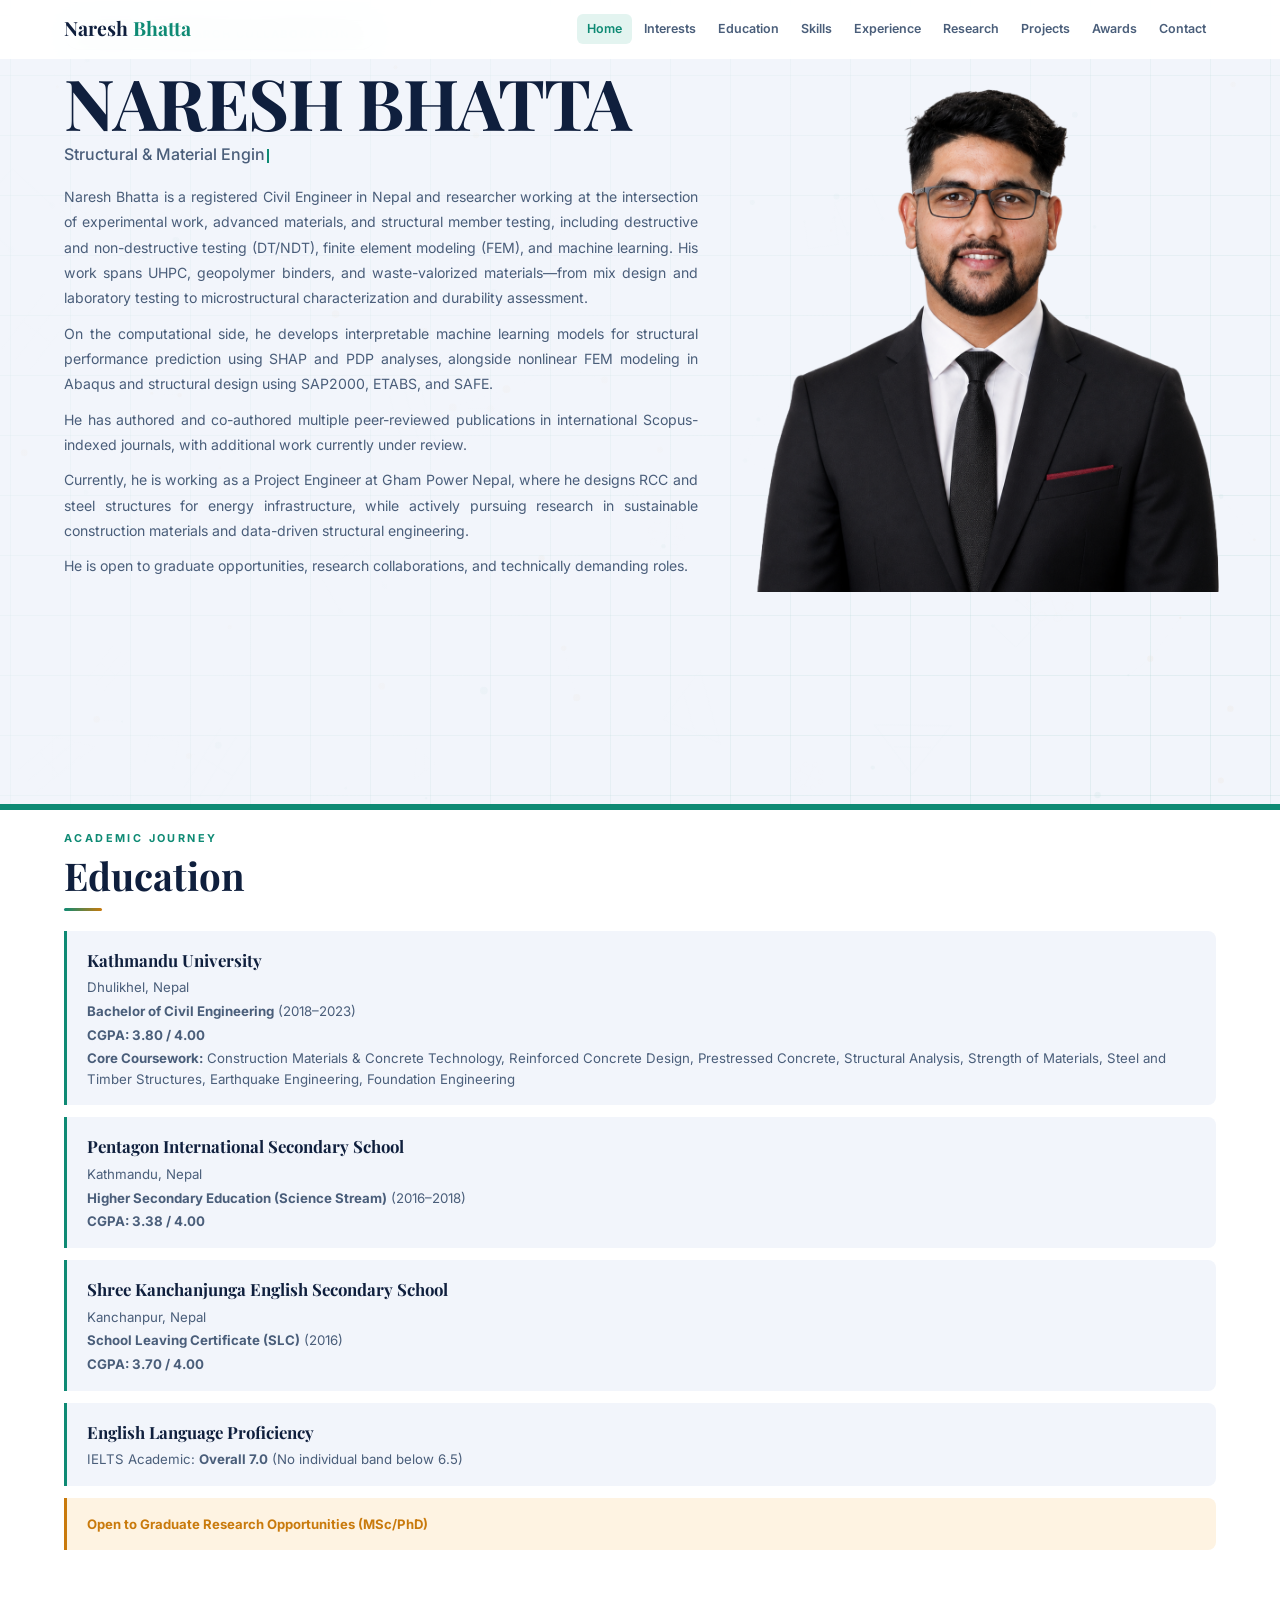
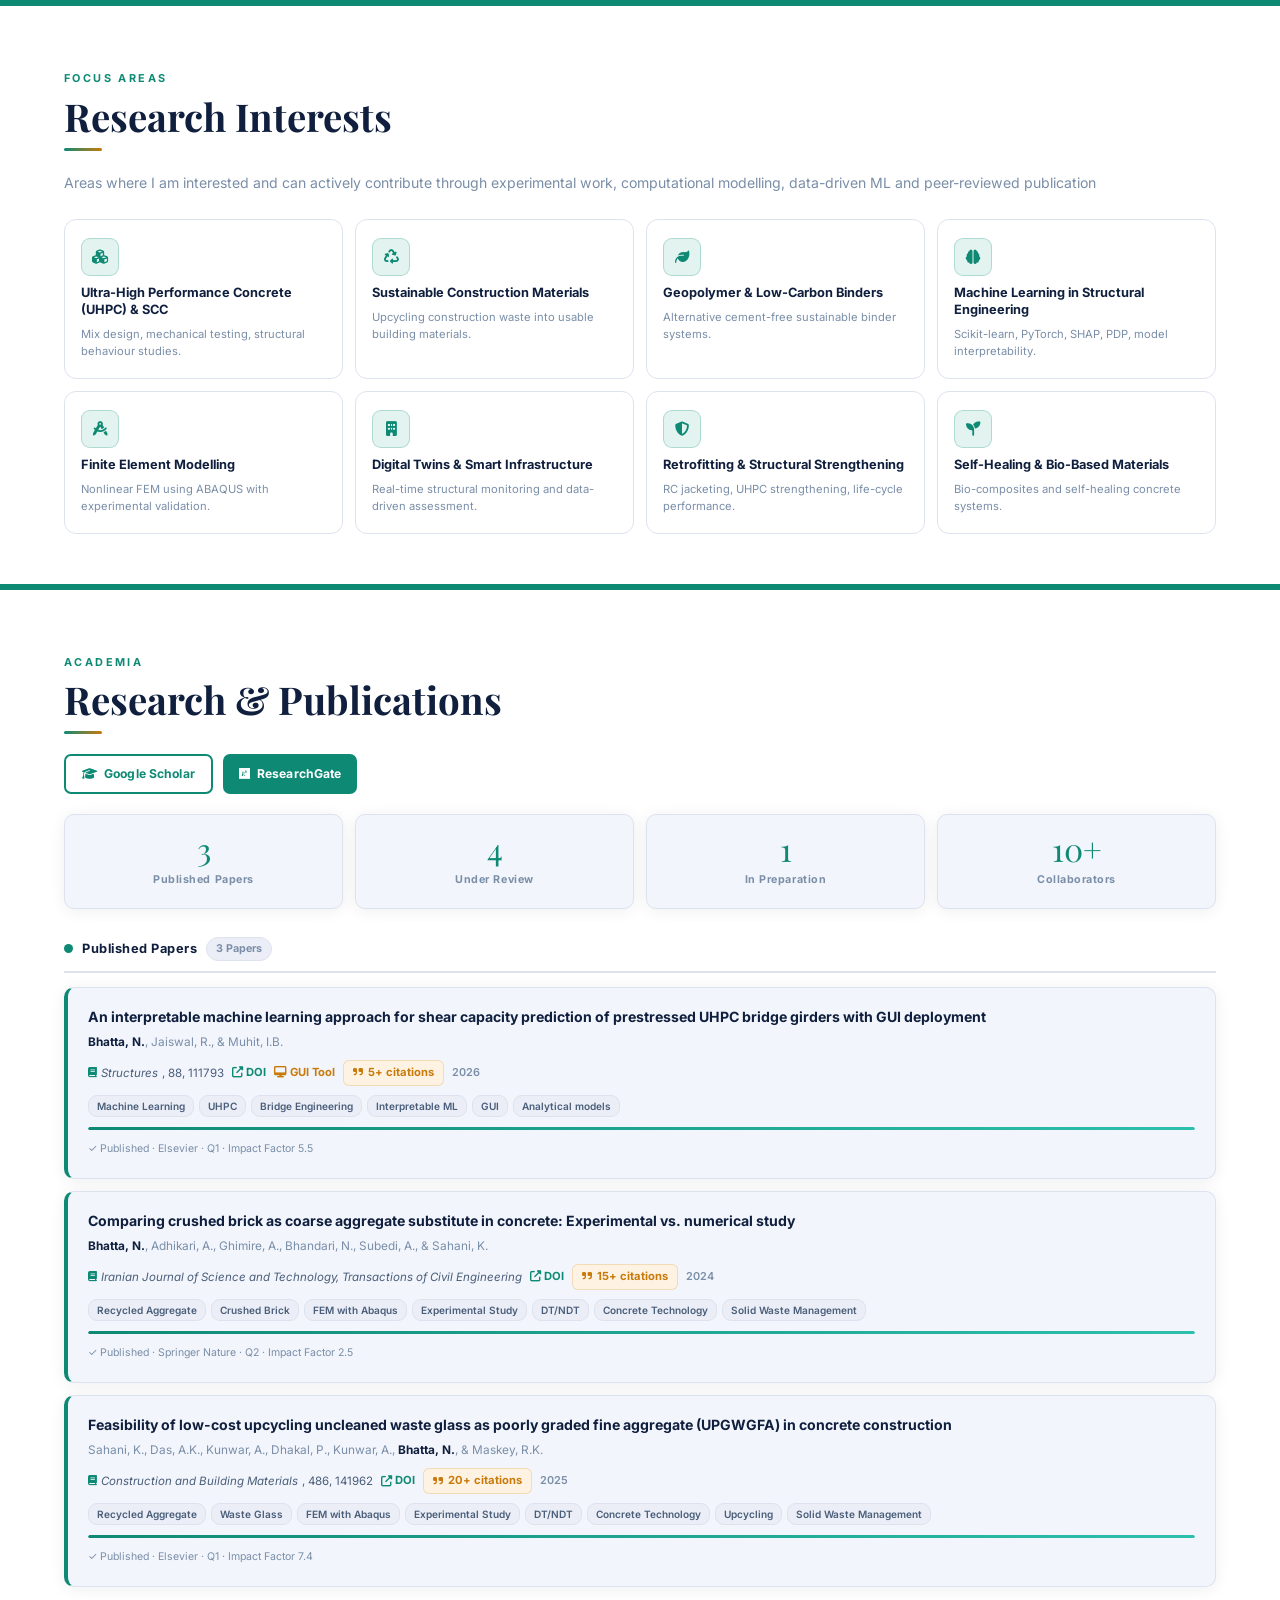
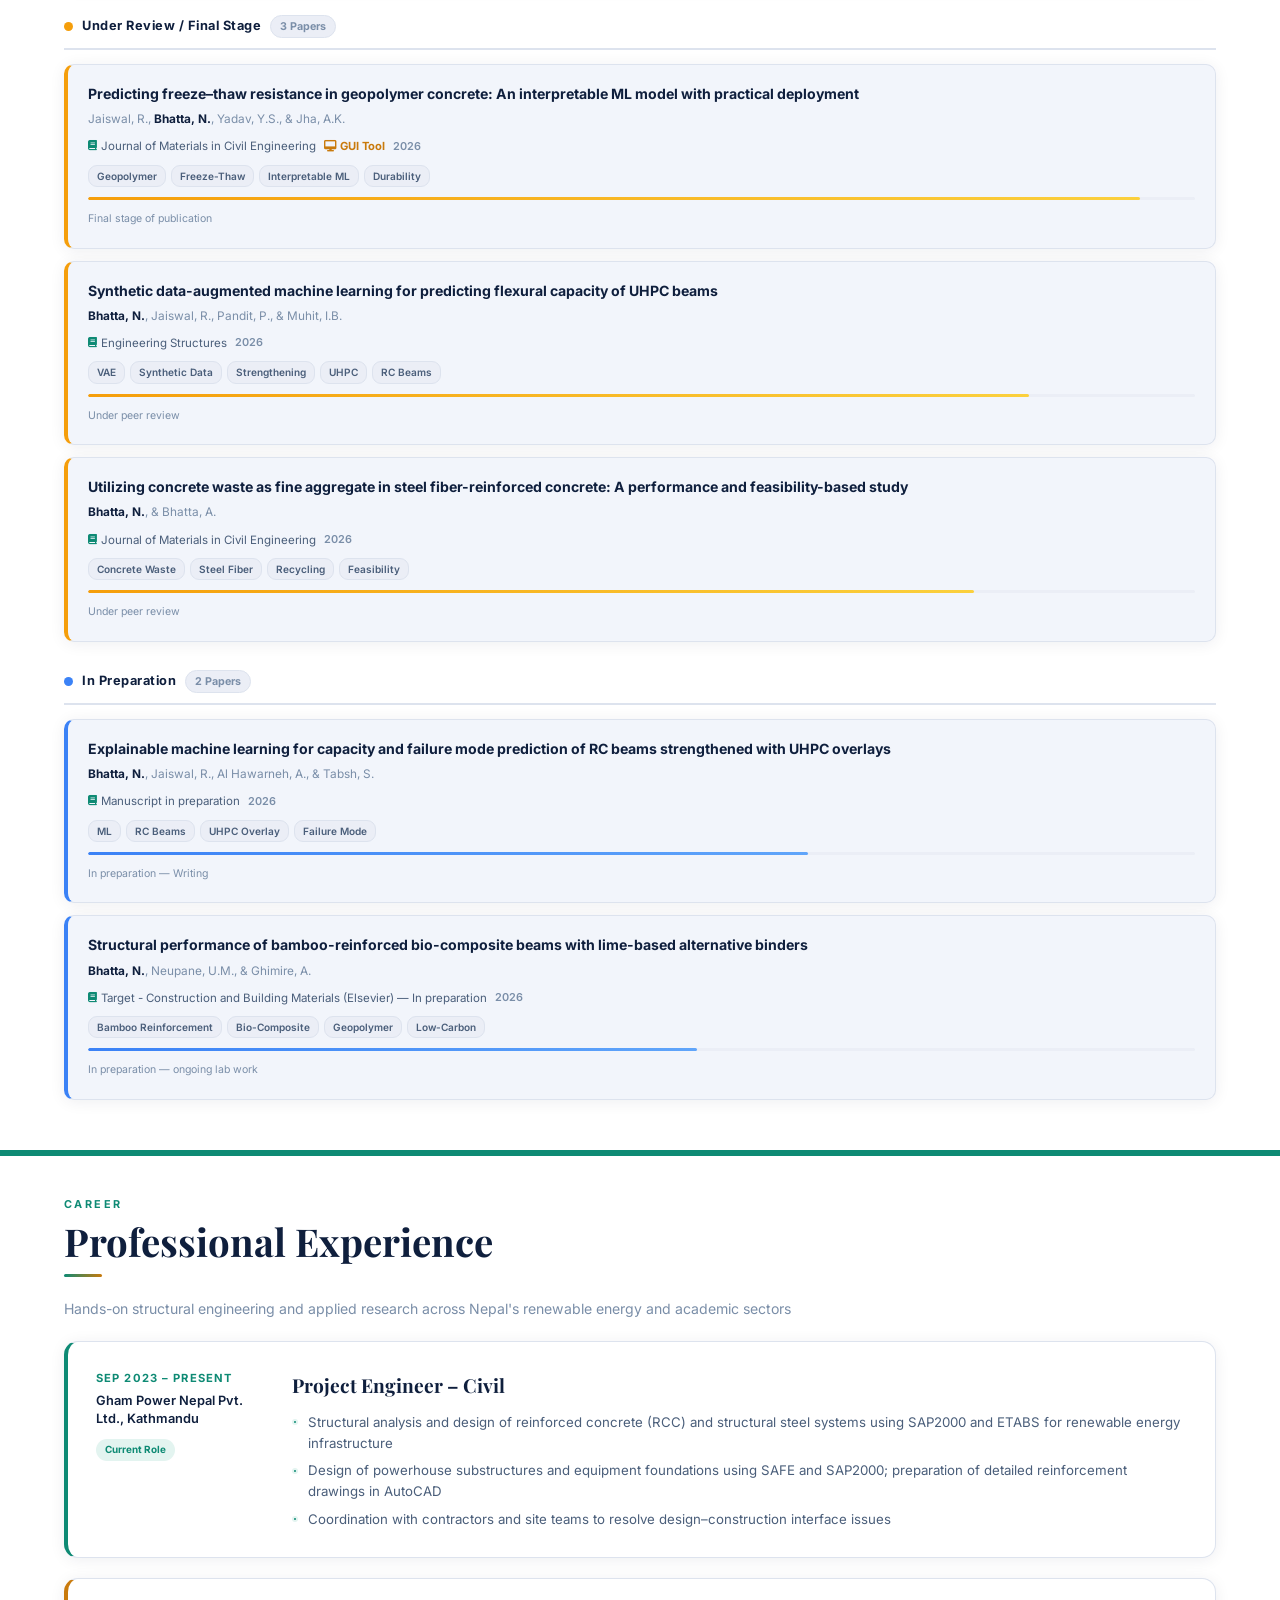
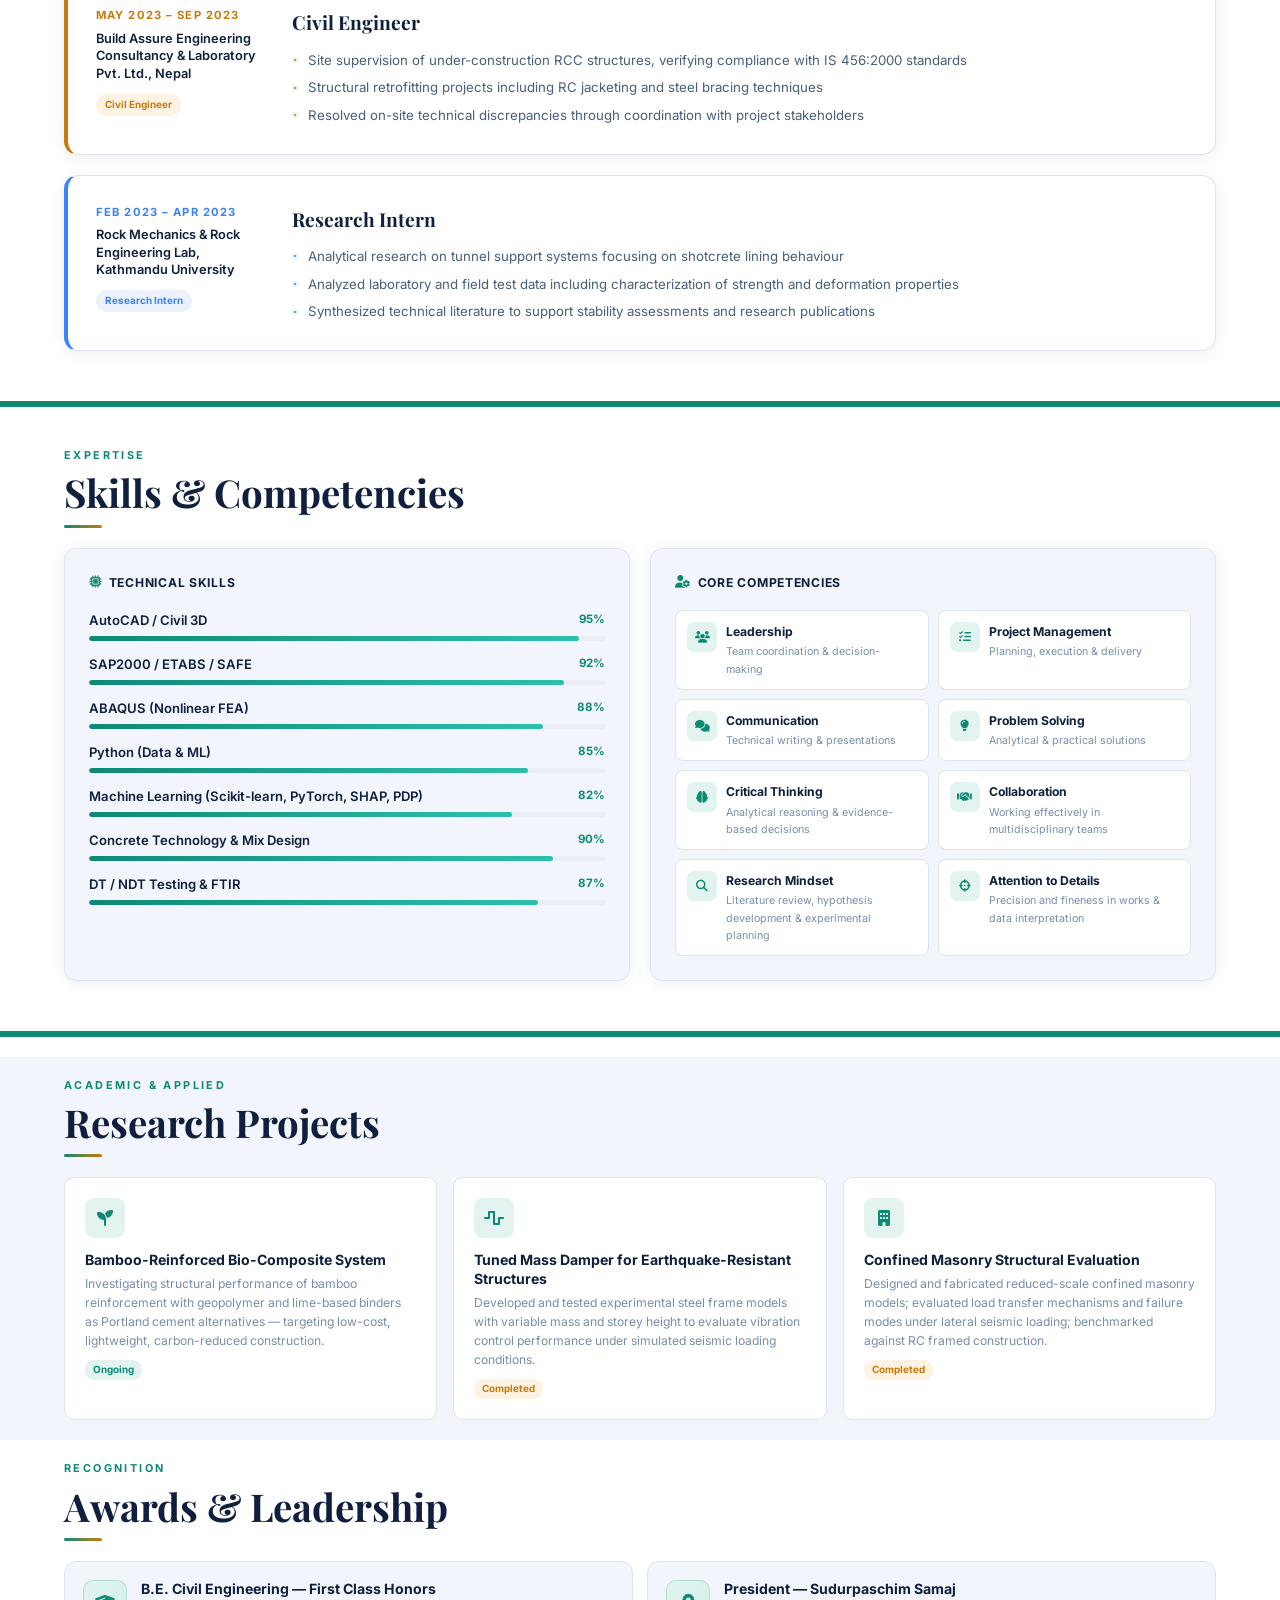
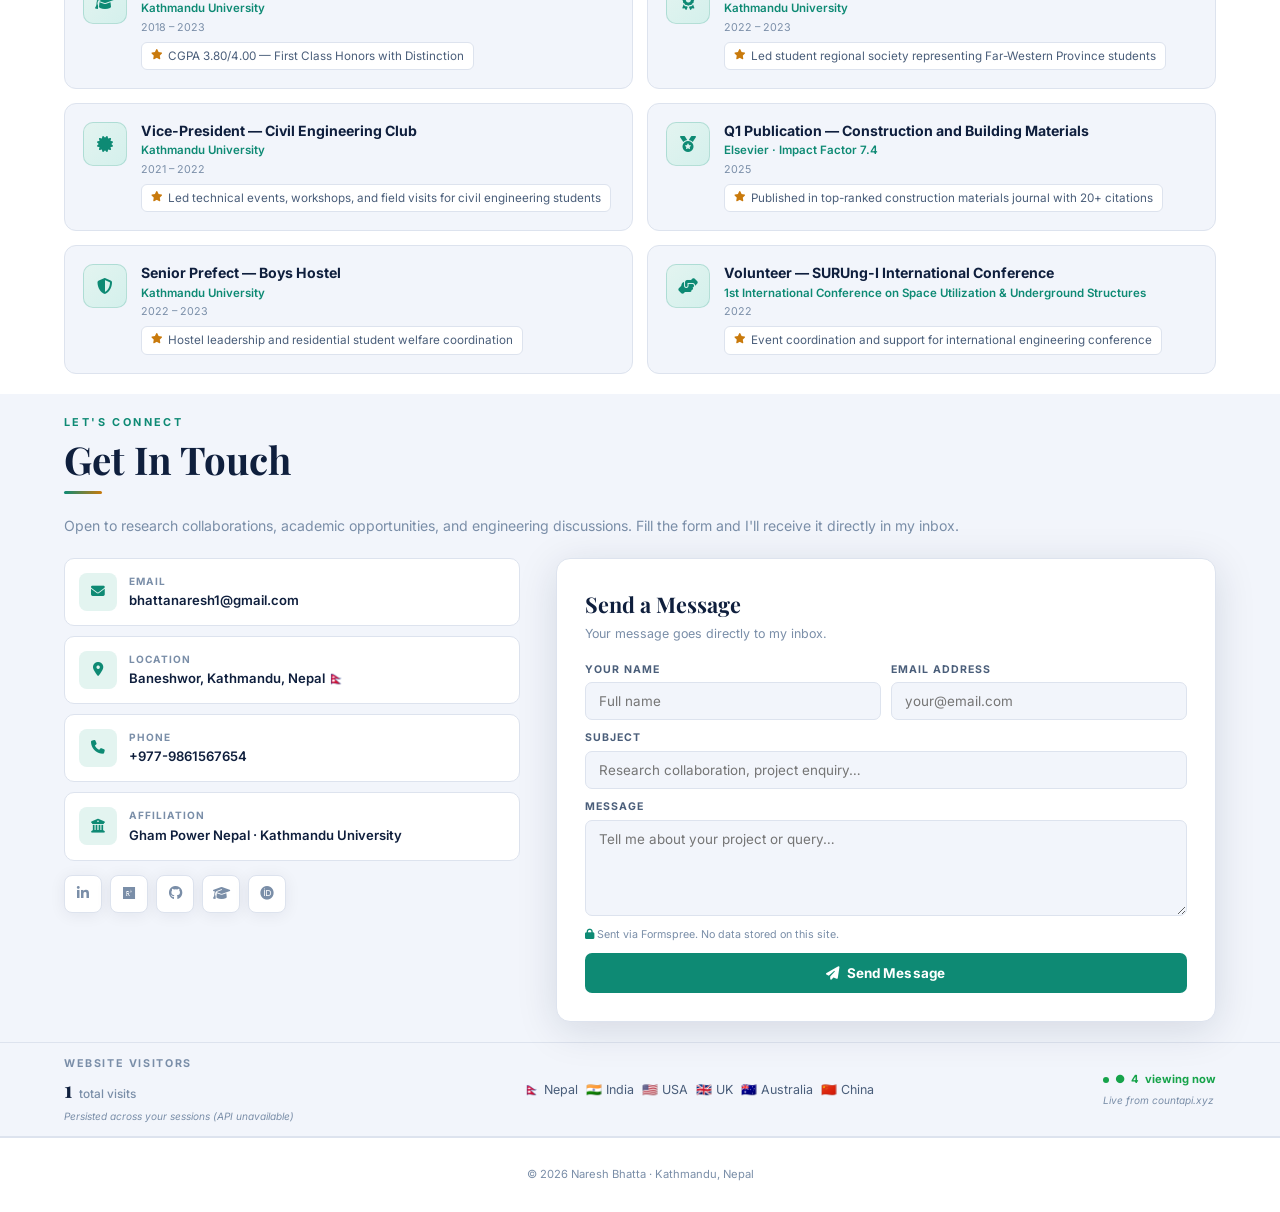
<file: Claude.html>
<!DOCTYPE html>
<html lang="en">
<head>
<meta charset="UTF-8">
<meta name="viewport" content="width=device-width, initial-scale=1.0">
<title>Naresh Bhatta | Civil Engineer & Researcher</title>
<link rel="preconnect" href="https://fonts.googleapis.com">
<link href="https://fonts.googleapis.com/css2?family=Playfair+Display:ital,wght@0,600;0,700;0,800;1,600&family=Inter:wght@300;400;500;600;700;800&display=swap" rel="stylesheet">
<link rel="stylesheet" href="https://cdnjs.cloudflare.com/ajax/libs/font-awesome/6.5.1/css/all.min.css">

<!-- ═══════════════════════════════════
     GLOBAL RESET & TOKENS
═══════════════════════════════════ -->
<style>
*,*::before,*::after{box-sizing:border-box;margin:0;padding:0}
:root{
  --navy:#0F1F3D;
  --navy2:#1A2E50;
  --teal:#0E8A74;
  --teal2:#0D7A6A;
  --teal-light:#E3F4F0;
  --gold:#C97A0C;
  --gold-light:#FEF3E2;
  --slate:#4A5E7A;
  --muted:#7A8EA8;
  --border:#DDE3EE;
  --bg:#F2F5FB;
  --bg2:#EBEef6;
  --white:#FFFFFF;
  --serif:'Playfair Display',serif;
  --sans:'Inter',sans-serif;
  --shadow:0 2px 16px rgba(15,31,61,.07);
  --shadow-md:0 8px 40px rgba(15,31,61,.13);
}
html{scroll-behavior:smooth}
body{font-family:var(--sans);color:var(--navy);background:var(--bg);overflow-x:hidden;line-height:1.6}
a{color:inherit;text-decoration:none}
ul{list-style:none}
::-webkit-scrollbar{width:4px}
::-webkit-scrollbar-thumb{background:var(--teal);border-radius:2px}

/* Global utilities */
.wrap{width:100%;max-width:100%;padding:0 5vw}
.sec{padding:44px 0}
.eyebrow{font-size:.68rem;font-weight:700;letter-spacing:.22em;text-transform:uppercase;color:var(--teal);margin-bottom:6px}
.h2{font-family:var(--serif);font-size:clamp(1.6rem,3vw,2.4rem);line-height:1.15;color:var(--navy)}
.sub{font-size:.88rem;color:var(--muted);max-width:520px;line-height:1.7;margin-top:5px}
.divider{width:38px;height:3px;background:linear-gradient(90deg,var(--teal),var(--gold));border-radius:2px;margin:10px 0 20px}
.tag{display:inline-block;font-size:.67rem;font-weight:600;padding:3px 10px;border-radius:16px;background:var(--teal-light);color:var(--teal);border:1px solid rgba(14,138,116,.18)}
.btn{display:inline-flex;align-items:center;gap:7px;padding:10px 20px;border-radius:7px;font-family:var(--sans);font-size:.84rem;font-weight:700;cursor:pointer;transition:all .22s;border:none;letter-spacing:.01em}
.btn-primary{background:var(--teal);color:#fff}
.btn-primary:hover{background:var(--teal2);transform:translateY(-2px);box-shadow:0 8px 24px rgba(14,138,116,.3)}
.btn-outline{background:transparent;color:var(--teal);border:2px solid var(--teal)}
.btn-outline:hover{background:var(--teal);color:#fff;transform:translateY(-2px)}
.reveal{opacity:0;transform:translateY(18px);transition:opacity .5s ease,transform .5s ease}
.reveal.in{opacity:1;transform:none}
.sec-hd{margin-bottom:28px}
@media(prefers-reduced-motion:reduce){.reveal,.bar-in,.prog-in{transition:none!important}#tw-cursor{animation:none}}
</style>
</head>
<body>

<!-- ══════════════════════════════════════════════
     NAV — CSS then HTML
══════════════════════════════════════════════ -->
<style>
nav{position:fixed;top:0;left:0;right:0;z-index:300;background:rgba(255,255,255,.94);backdrop-filter:blur(14px);border-bottom:1px solid transparent;transition:all .3s}
nav.scrolled{border-bottom-color:var(--border);box-shadow:0 2px 24px rgba(15,31,61,.07)}
.nav-inner{display:flex;align-items:center;justify-content:space-between;height:58px;width:100%;padding:0 5vw}
.logo{font-family:var(--serif);font-size:1.22rem;font-weight:700;color:var(--navy)}
.logo span{color:var(--teal)}
.nav-links{display:flex;gap:2px}
.nav-links a{font-size:.78rem;font-weight:600;color:var(--slate);padding:5px 10px;border-radius:6px;transition:all .18s}
.nav-links a:hover,.nav-links a.active{color:var(--teal);background:var(--teal-light)}
.ham{display:none;flex-direction:column;gap:5px;cursor:pointer;padding:6px;background:none;border:none}
.ham span{display:block;width:22px;height:2px;background:var(--navy);border-radius:2px;transition:all .3s}
.mob-nav{display:none;flex-direction:column;background:var(--white);border-top:1px solid var(--border)}
.mob-nav.open{display:flex}
.mob-nav a{padding:11px 24px;font-size:.88rem;font-weight:600;color:var(--slate);border-bottom:1px solid var(--bg2)}
.mob-nav a:hover{color:var(--teal)}
@media(max-width:1000px){.ham{display:flex}.nav-links{display:none}}
</style>

<nav id="nav">
  <div class="nav-inner">
    <div class="logo">Naresh <span>Bhatta</span></div>
    <div class="nav-links" id="navLinks">
      <a href="#hero" class="active">Home</a>
      <a href="#interests">Interests</a>
      <a href="#education">Education</a>
      <a href="#skills">Skills</a>
      <a href="#experience">Experience</a>
      <a href="#research">Research</a>
      <a href="#projects">Projects</a>
      <a href="#awards">Awards</a>
      <a href="#contact">Contact</a>
    </div>
    <button class="ham" id="ham" aria-label="Toggle menu">
      <span></span><span></span><span></span>
    </button>
  </div>
  <div class="mob-nav" id="mobNav">
    <a href="#hero">Home</a>
    <a href="#interests">Interests</a>
    <a href="#education">Education</a>
    <a href="#skills">Skills</a>
    <a href="#experience">Experience</a>
    <a href="#research">Research</a>
    <a href="#projects">Projects</a>
    <a href="#awards">Awards</a>
    <a href="#contact">Contact</a>
  </div>
</nav>

<script>
const navEl=document.getElementById('nav');
const ids=['hero','interests','education','skills','experience','research','projects','awards','contact'];
window.addEventListener('scroll',()=>{
  navEl.classList.toggle('scrolled',window.scrollY>50);
  document.getElementById('btt').classList.toggle('show',window.scrollY>400);
  let cur='';
  ids.forEach(id=>{const s=document.getElementById(id);if(s&&window.scrollY>=s.offsetTop-80)cur=id;});
  document.querySelectorAll('.nav-links a,.mob-nav a').forEach(a=>{a.classList.toggle('active',a.getAttribute('href')==='#'+cur);});
});
document.getElementById('ham').addEventListener('click',()=>{document.getElementById('mobNav').classList.toggle('open');});
document.getElementById('mobNav').querySelectorAll('a').forEach(a=>{a.addEventListener('click',()=>document.getElementById('mobNav').classList.remove('open'));});
document.querySelectorAll('a[href^="#"]').forEach(a=>{a.addEventListener('click',e=>{const t=document.querySelector(a.getAttribute('href'));if(t){e.preventDefault();t.scrollIntoView({behavior:'smooth'});}});});
</script>


<!-- ══════════════════════════════════════════════
     HERO
══════════════════════════════════════════════ -->
<style>
#hero{min-height:100vh;display:flex;align-items:center;padding-top:58px;position:relative;overflow:hidden;background:var(--bg)}
#hero-canvas{position:absolute;inset:0;width:100%;height:100%;opacity:.18}
.bp-grid{position:absolute;inset:0;pointer-events:none;
  background-image:linear-gradient(rgba(14,138,116,.2) 1px,transparent 1px),linear-gradient(90deg,rgba(14,138,116,.2) 1px,transparent 1px);
  background-size:60px 60px;background-position:center center}
.hero-overlay{position:absolute;inset:0;background:linear-gradient(135deg,rgba(242,245,251,.85) 40%,rgba(242,245,251,.6) 100%)}
.hero-inner{position:relative;z-index:2;display:flex;align-items:center;gap:48px;padding:0 5vw;width:100%}
.hero-left{flex:0 0 55%;max-width:55%}
.hero-right{flex:1;display:flex;justify-content:center;align-items:center}
.hero-right img{width:120%;max-width:1000px;height:auto}
.hero-kicker{display:inline-flex;align-items:center;gap:7px;background:var(--teal-light);border:1px solid rgba(14,138,116,.3);border-radius:30px;padding:5px 15px;font-size:.7rem;font-weight:700;color:var(--teal);letter-spacing:.14em;text-transform:uppercase;margin-bottom:16px}
.hero-kicker::before{content:'';width:6px;height:6px;border-radius:50%;background:var(--teal);animation:pulse 2s infinite}
@keyframes pulse{0%,100%{opacity:1;transform:scale(1)}50%{opacity:.4;transform:scale(.75)}}
.hero-name{font-family:var(--serif);font-size:clamp(2.8rem,5.5vw,4.4rem);line-height:1.03;color:var(--navy);margin-bottom:4px;letter-spacing:-.02em}
.hero-typerow{font-size:1rem;color:var(--slate);font-weight:500;margin-bottom:16px;min-height:1.6em}
#tw-cursor{display:inline-block;width:2px;height:.9em;background:var(--teal);margin-left:2px;vertical-align:middle;animation:blink .7s infinite}
@keyframes blink{0%,100%{opacity:1}50%{opacity:0}}
.hero-desc{font-size:.88rem;color:var(--slate);line-height:1.8;max-width:100%;text-align:justify;margin-bottom:20px}
.hero-desc p+p{margin-top:10px}
@media(max-width:1000px){.hero-inner{flex-direction:column}.hero-left{flex:unset;max-width:100%}.hero-right{display:none}}

#hero{
  min-height:90vh;
  display:flex;
  align-items:flex-start;
  padding-top:30px;
}

.hero-inner{
  margin-top:-10px;
}

/* ✅ ADDED: green line after section */
#hero{
  position: relative;
}

#hero::after{
  content:'';
  position:absolute;
  left:0;
  bottom:0;
  width:100%;
  height:6px;
  background:#0E8A74;
  z-index:5;
}

</style>

<section id="hero">
  <canvas id="hero-canvas"></canvas>
  <div class="bp-grid"></div>
  <div class="hero-overlay"></div>
  <div class="hero-inner">
    <div class="hero-left">
      <div class="hero-kicker">Open to Research Collaborations</div>
      <h1 class="hero-name">NARESH BHATTA</h1>
      <p class="hero-typerow"><span id="tw"></span><span id="tw-cursor"></span></p>
      <div class="hero-desc">
        <p>Naresh Bhatta is a registered Civil Engineer in Nepal and researcher working at the intersection of experimental work, advanced materials, and structural member testing, including destructive and non-destructive testing (DT/NDT), finite element modeling (FEM), and machine learning. His work spans UHPC, geopolymer binders, and waste-valorized materials—from mix design and laboratory testing to microstructural characterization and durability assessment.</p>
        <p>On the computational side, he develops interpretable machine learning models for structural performance prediction using SHAP and PDP analyses, alongside nonlinear FEM modeling in Abaqus and structural design using SAP2000, ETABS, and SAFE.</p>
        <p>He has authored and co-authored multiple peer-reviewed publications in international Scopus-indexed journals, with additional work currently under review.</p>
        <p>Currently, he is working as a Project Engineer at Gham Power Nepal, where he designs RCC and steel structures for energy infrastructure, while actively pursuing research in sustainable construction materials and data-driven structural engineering.</p>
        <p>He is open to graduate opportunities, research collaborations, and technically demanding roles.</p>
      </div>
    </div>
    <div class="hero-right">
      <img src="Profile 2.png" alt="Naresh Bhatta">
    </div>
  </div>
</section>

<script>
(()=>{
  const canvas=document.getElementById('hero-canvas');
  const ctx=canvas.getContext('2d');
  let W,H,particles=[],structures=[];
  function resize(){W=canvas.width=canvas.offsetWidth;H=canvas.height=canvas.offsetHeight;}
  resize();window.addEventListener('resize',resize);
  class Particle{constructor(){this.reset()}reset(){this.x=Math.random()*W;this.y=Math.random()*H;this.r=1+Math.random()*3;this.vx=(Math.random()-.5)*.4;this.vy=(Math.random()-.5)*.4;this.alpha=.3+Math.random()*.5;this.color=Math.random()>.5?'#0E8A74':'#C97A0C';}draw(){ctx.beginPath();ctx.arc(this.x,this.y,this.r,0,Math.PI*2);ctx.fillStyle=this.color;ctx.globalAlpha=this.alpha;ctx.fill();ctx.globalAlpha=1;}update(){this.x+=this.vx;this.y+=this.vy;if(this.x<0||this.x>W||this.y<0||this.y>H)this.reset();}}
  class Structure{constructor(){this.reset()}reset(){this.type=Math.floor(Math.random()*4);this.x=Math.random()*W;this.y=Math.random()*H;this.scale=.4+Math.random()*.8;this.alpha=.06+Math.random()*.1;this.vy=.12+Math.random()*.18;this.rot=Math.random()*Math.PI*2;this.drot=(Math.random()-.5)*.003;}draw(){ctx.save();ctx.translate(this.x,this.y);ctx.rotate(this.rot);ctx.scale(this.scale,this.scale);ctx.globalAlpha=this.alpha;ctx.strokeStyle='#0E8A74';ctx.lineWidth=1.5;if(this.type===0){ctx.beginPath();ctx.moveTo(-30,0);ctx.lineTo(30,0);ctx.moveTo(-30,-15);ctx.lineTo(30,-15);ctx.moveTo(-30,15);ctx.lineTo(30,15);ctx.moveTo(0,-15);ctx.lineTo(0,15);ctx.stroke();}else if(this.type===1){ctx.beginPath();ctx.moveTo(-35,20);ctx.lineTo(35,20);ctx.lineTo(0,-25);ctx.closePath();ctx.moveTo(-17,0);ctx.lineTo(17,0);ctx.stroke();}else if(this.type===2){const dots=[[-20,0],[20,0],[0,-20],[0,20],[-14,-14],[14,-14],[14,14],[-14,14]];ctx.strokeStyle='#C97A0C';dots.forEach(([dx,dy])=>{ctx.beginPath();ctx.arc(dx,dy,4,0,Math.PI*2);ctx.stroke();});ctx.beginPath();dots.slice(0,4).forEach(([dx,dy])=>{ctx.moveTo(dx,dy);ctx.lineTo(0,0);});ctx.stroke();}else{ctx.beginPath();ctx.moveTo(-28,25);ctx.lineTo(-28,-25);ctx.lineTo(28,-25);ctx.lineTo(28,25);ctx.stroke();ctx.fillStyle='#0E8A74';[[-28,25],[28,25]].forEach(([dx,dy])=>{ctx.beginPath();ctx.arc(dx,dy,3,0,Math.PI*2);ctx.fill();});}ctx.globalAlpha=1;ctx.restore();}update(){this.y+=this.vy;this.rot+=this.drot;if(this.y>H+80)this.reset();}}
  for(let i=0;i<80;i++)particles.push(new Particle());
  for(let i=0;i<24;i++)structures.push(new Structure());
  function drawConnections(){for(let i=0;i<particles.length;i++){for(let j=i+1;j<particles.length;j++){const dx=particles[i].x-particles[j].x,dy=particles[i].y-particles[j].y,d=Math.sqrt(dx*dx+dy*dy);if(d<90){ctx.beginPath();ctx.moveTo(particles[i].x,particles[i].y);ctx.lineTo(particles[j].x,particles[j].y);ctx.strokeStyle='rgba(14,138,116,'+(0.12*(1-d/90))+')';ctx.lineWidth=.8;ctx.stroke();}}}}
  function draw(){ctx.clearRect(0,0,W,H);drawConnections();structures.forEach(s=>{s.update();s.draw();});particles.forEach(p=>{p.update();p.draw();});requestAnimationFrame(draw);}
  draw();
})();

(()=>{
  const roles=['Structural & Material Engineer','Sustainable Materials Researcher','Machine Learning Practitioner','Structural Analysis Specialist','Green Construction Advocate'];
  let ri=0,ci=0,del=false;
  const el=document.getElementById('tw');
  if(!el)return;
  function tick(){const cur=roles[ri];if(!del){el.textContent=cur.slice(0,++ci);if(ci===cur.length){del=true;setTimeout(tick,2000);return;}setTimeout(tick,70);}else{el.textContent=cur.slice(0,--ci);if(ci===0){del=false;ri=(ri+1)%roles.length;setTimeout(tick,350);return;}setTimeout(tick,35);}}
  setTimeout(tick,900);
})();

</script>


<!-- ══════════════════════════════════════════════
     EDUCATION 
══════════════════════════════════════════════ -->
<style>
#education{background:var(--white)}
.edu-item{padding:16px 20px;border-left:3px solid var(--teal);border-radius:0 8px 8px 0;background:var(--bg);margin-bottom:12px}
.edu-item:last-child{margin-bottom:0}
.edu-item h3{font-family:var(--serif);font-size:1.05rem;color:var(--navy);margin-bottom:4px}
.edu-item p{font-size:.83rem;color:var(--slate);line-height:1.55;margin-bottom:3px}
.edu-item p:last-child{margin-bottom:0}

/* ✅ ADDED: green line after section */
#education::after{
  content:'';
  display:block;
  width:100%;
  height:6px;
  background:#0E8A74;
  margin-top:50px;
}

</style>

<section id="education" class="sec">
  <div class="wrap">
    <div class="sec-hd reveal">
      <div class="eyebrow">Academic Journey</div>
      <h2 class="h2">Education</h2>
      <div class="divider"></div>
    </div>
    <div class="reveal">
      <div class="edu-item">
        <h3>Kathmandu University</h3>
        <p>Dhulikhel, Nepal</p>
        <p><strong>Bachelor of Civil Engineering</strong> (2018–2023)</p>
        <p><strong>CGPA: 3.80 / 4.00</strong></p>
        <p><strong>Core Coursework:</strong> Construction Materials & Concrete Technology, Reinforced Concrete Design, Prestressed Concrete, Structural Analysis, Strength of Materials, Steel and Timber Structures, Earthquake Engineering, Foundation Engineering</p>
      </div>
      <div class="edu-item">
        <h3>Pentagon International Secondary School</h3>
        <p>Kathmandu, Nepal</p>
        <p><strong>Higher Secondary Education (Science Stream)</strong> (2016–2018)</p>
        <p><strong>CGPA: 3.38 / 4.00</strong></p>
      </div>
      <div class="edu-item">
        <h3>Shree Kanchanjunga English Secondary School</h3>
        <p>Kanchanpur, Nepal</p>
        <p><strong>School Leaving Certificate (SLC)</strong> (2016)</p>
        <p><strong>CGPA: 3.70 / 4.00</strong></p>
      </div>
      <div class="edu-item">
        <h3>English Language Proficiency</h3>
        <p>IELTS Academic: <strong>Overall 7.0</strong> (No individual band below 6.5)</p>
      </div>
      <div class="edu-item" style="border-left-color:var(--gold);background:var(--gold-light)">
        <p style="font-size:.82rem;font-weight:700;color:var(--gold)">Open to Graduate Research Opportunities (MSc/PhD)</p>
      </div>
    </div>
  </div>
</section>


<!-- ══════════════════════════════════════════════ 
     RESEARCH INTERESTS — CLEAN VERSION
══════════════════════════════════════════════ -->
<style>
#interests{
  background:var(--white);
  padding:44px 0;
  position:relative;
  overflow:hidden;
}

/* Removed gridlines and decorative background effects */

.interests-grid{
  display:grid;
  grid-template-columns:repeat(4,1fr);
  gap:12px;
}

.int-card{
  background:var(--white);
  border:1px solid var(--border);
  border-radius:12px;
  padding:18px 16px;
  display:flex;
  flex-direction:column;
  gap:8px;
  transition:background .25s,border-color .25s,transform .25s,box-shadow .25s;
  cursor:default;
  position:relative;
  overflow:hidden;
}

.int-card:hover{
  background:var(--teal-light);
  border-color:rgba(14,138,116,.3);
  transform:translateY(-3px);
  box-shadow:var(--shadow-md);
}

.int-ico{
  width:38px;
  height:38px;
  border-radius:9px;
  background:var(--teal-light);
  border:1px solid rgba(14,138,116,.25);
  display:flex;
  align-items:center;
  justify-content:center;
  color:var(--teal);
  font-size:.9rem;
  flex-shrink:0;
}

.int-card:hover .int-ico{
  background:rgba(14,138,116,.18);
}

.int-label{
  font-size:.8rem;
  font-weight:700;
  color:var(--navy);
  line-height:1.35;
}

.int-desc{
  font-size:.7rem;
  color:var(--muted);
  line-height:1.5;
}

.sub{
  width: 100%;
  max-width: 100%;
}

@media(max-width:1100px){
  .interests-grid{grid-template-columns:repeat(2,1fr)}
}

@media(max-width:620px){
  .interests-grid{grid-template-columns:1fr}
}

/* ✅ ADDED: green line after section */
#interests::after{
  content:'';
  display:block;
  width:100%;
  height:6px;
  background:#0E8A74;
  margin-top:50px;
}

</style>

<section id="interests">
  <div class="wrap">
    <div class="reveal">
      <div class="eyebrow">Focus Areas</div>
      <h2 class="h2">Research Interests</h2>
      <div class="divider"></div>
      <p class="sub" style="margin-bottom:24px">
        Areas where I am interested and can actively contribute through experimental work, computational modelling, data-driven ML and peer-reviewed publication
      </p>
    </div>

    <div class="interests-grid reveal">

      <div class="int-card">
        <div class="int-ico"><i class="fas fa-cubes"></i></div>
        <div class="int-label">Ultra-High Performance Concrete (UHPC) &amp; SCC</div>
        <div class="int-desc">Mix design, mechanical testing, structural behaviour studies.</div>
      </div>

      <div class="int-card">
        <div class="int-ico"><i class="fas fa-recycle"></i></div>
        <div class="int-label">Sustainable Construction Materials</div>
        <div class="int-desc">Upcycling construction waste into usable building materials.</div>
      </div>

      <div class="int-card">
        <div class="int-ico"><i class="fas fa-leaf"></i></div>
        <div class="int-label">Geopolymer &amp; Low-Carbon Binders</div>
        <div class="int-desc">Alternative cement-free sustainable binder systems.</div>
      </div>

      <div class="int-card">
        <div class="int-ico"><i class="fas fa-brain"></i></div>
        <div class="int-label">Machine Learning in Structural Engineering</div>
        <div class="int-desc">Scikit-learn, PyTorch, SHAP, PDP, model interpretability.</div>
      </div>

      <div class="int-card">
        <div class="int-ico"><i class="fas fa-drafting-compass"></i></div>
        <div class="int-label">Finite Element Modelling</div>
        <div class="int-desc">Nonlinear FEM using ABAQUS with experimental validation.</div>
      </div>

      <div class="int-card">
        <div class="int-ico"><i class="fas fa-building"></i></div>
        <div class="int-label">Digital Twins &amp; Smart Infrastructure</div>
        <div class="int-desc">Real-time structural monitoring and data-driven assessment.</div>
      </div>

      <div class="int-card">
        <div class="int-ico"><i class="fas fa-shield-alt"></i></div>
        <div class="int-label">Retrofitting &amp; Structural Strengthening</div>
        <div class="int-desc">RC jacketing, UHPC strengthening, life-cycle performance.</div>
      </div>

      <div class="int-card">
        <div class="int-ico"><i class="fas fa-seedling"></i></div>
        <div class="int-label">Self-Healing &amp; Bio-Based Materials</div>
        <div class="int-desc">Bio-composites and self-healing concrete systems.</div>
      </div>

    </div>
  </div>
</section>


<!-- ══════════════════════════════════════════════
     RESEARCH & PUBLICATIONS
══════════════════════════════════════════════ -->
<style>
#research{background:var(--white)}
.int-cloud{display:flex;flex-wrap:wrap;gap:6px;margin-bottom:28px}
.rs-grid{display:grid;grid-template-columns:repeat(4,1fr);gap:12px;margin-bottom:28px}
.rs-card{background:var(--bg);border:1px solid var(--border);border-radius:10px;padding:18px;text-align:center;box-shadow:var(--shadow)}
.rs-num{font-family:var(--serif);font-size:2rem;color:var(--teal);display:block;line-height:1}
.rs-lbl{font-size:.67rem;font-weight:700;color:var(--muted);margin-top:3px;letter-spacing:.05em}
.pub-group{margin-bottom:28px}
.pub-group-hd{display:flex;align-items:center;gap:9px;margin-bottom:14px;padding-bottom:10px;border-bottom:2px solid var(--border)}
.pub-group-hd h3{font-size:.8rem;font-weight:700;letter-spacing:.04em;color:var(--navy)}
.pub-dot{width:9px;height:9px;border-radius:50%;flex-shrink:0}
.dot-pub{background:var(--teal)}
.dot-rev{background:#F59E0B}
.dot-prep{background:#3B82F6}
.pub-cnt{font-size:.67rem;font-weight:700;padding:2px 9px;border-radius:12px;background:var(--bg2);border:1px solid var(--border);color:var(--muted)}
.pub-cards{display:flex;flex-direction:column;gap:12px}
.pub-card{background:var(--bg);border:1px solid var(--border);border-radius:10px;padding:18px 20px;box-shadow:var(--shadow);transition:box-shadow .22s,transform .22s;border-left:4px solid var(--teal)}
.pub-card.rev{border-left-color:#F59E0B}
.pub-card.prep{border-left-color:#3B82F6}
.pub-card:hover{box-shadow:var(--shadow-md);transform:translateY(-2px)}
.pub-title{font-size:.88rem;font-weight:700;color:var(--navy);line-height:1.5;margin-bottom:6px}
.pub-authors{font-size:.74rem;color:var(--muted);margin-bottom:9px;line-height:1.55}
.pub-authors .me{color:var(--navy);font-weight:700}
.pub-bottom{display:flex;align-items:center;flex-wrap:wrap;gap:8px;margin-bottom:9px}
.pub-journal{font-size:.72rem;color:var(--slate);display:flex;align-items:center;gap:4px}
.pub-journal i{color:var(--teal);font-size:.64rem}
.pub-doi{font-size:.7rem;color:var(--teal);font-weight:700;display:flex;align-items:center;gap:3px}
.pub-doi:hover{opacity:.7}
.pub-cite{display:flex;align-items:center;gap:4px;font-size:.7rem;font-weight:700;color:var(--gold);background:var(--gold-light);border:1px solid rgba(201,122,12,.2);padding:3px 9px;border-radius:6px}
.pub-tags{display:flex;flex-wrap:wrap;gap:5px}
.pub-tag{font-size:.63rem;font-weight:600;padding:2px 8px;border-radius:9px;background:var(--bg2);border:1px solid var(--border);color:var(--slate)}
.prog-wrap{margin-top:10px}
.prog-bar{height:3px;background:var(--bg2);border-radius:2px;overflow:hidden;margin-bottom:4px}
.prog-in{height:100%;border-radius:2px;width:0;transition:width 1.2s}
.prog-pub{background:linear-gradient(90deg,var(--teal),#2DC0AD)}
.prog-rev{background:linear-gradient(90deg,#F59E0B,#FBD03D)}
.prog-prep{background:linear-gradient(90deg,#3B82F6,#60A5FA)}
.prog-txt{font-size:.66rem;color:var(--muted)}
@media(max-width:1000px){.rs-grid{grid-template-columns:repeat(2,1fr)}}

.sec{
  padding: 20px 0;
}

.sec-hd{
  margin-bottom: 20px;
}


/* ✅ ADDED: green line after section */
#research::after{
  content:'';
  display:block;
  width:100%;
  height:6px;
  background:#0E8A74;
  margin-top:50px;
}
</style>


<section id="research" class="sec">
  <div class="wrap">
    <div class="sec-hd reveal">
      <div class="eyebrow">Academia</div>
      <h2 class="h2">Research &amp; Publications</h2>
      <div class="divider"></div>
    </div>

    <div style="display:flex;gap:10px;flex-wrap:wrap;margin-bottom:20px">
      <a href="https://scholar.google.com" target="_blank" class="btn btn-outline" style="font-size:.76rem;padding:8px 16px">
        <i class="fas fa-graduation-cap"></i> Google Scholar
      </a>
      <a href="https://www.researchgate.net" target="_blank" class="btn btn-primary" style="font-size:.76rem;padding:8px 16px">
        <i class="fab fa-researchgate"></i> ResearchGate
      </a>
    </div>

    <div class="rs-grid reveal">
      <div class="rs-card"><span class="rs-num counter" data-n="3">0</span><span class="rs-lbl">Published Papers</span></div>
      <div class="rs-card"><span class="rs-num counter" data-n="4">0</span><span class="rs-lbl">Under Review</span></div>
      <div class="rs-card"><span class="rs-num counter" data-n="1">0</span><span class="rs-lbl">In Preparation</span></div>
      <div class="rs-card"><span class="rs-num">10+</span><span class="rs-lbl">Collaborators</span></div>
    </div>

    <!-- Published -->
    <div class="pub-group reveal">
      <div class="pub-group-hd">
        <span class="pub-dot dot-pub"></span>
        <h3>Published Papers</h3>
        <span class="pub-cnt">3 Papers</span>
      </div>
      <div class="pub-cards">
        <div class="pub-card">
          <div class="pub-title">An interpretable machine learning approach for shear capacity prediction of prestressed UHPC bridge girders with GUI deployment</div>
          <div class="pub-authors"><span class="me">Bhatta, N.</span>, Jaiswal, R., &amp; Muhit, I.B.</div>
          <div class="pub-bottom">
            <span class="pub-journal"><i class="fas fa-book"></i> <em>Structures</em>, 88, 111793</span>
            <a href="https://doi.org/10.1016/j.istruc.2026.111793" target="_blank" class="pub-doi"><i class="fas fa-external-link-alt"></i> DOI</a>
            <a href="http://ec2-16-171-2-216.eu-north-1.compute.amazonaws.com/" target="_blank" class="pub-doi" style="color:var(--gold)"><i class="fas fa-desktop"></i> GUI Tool</a>
            <span class="pub-cite"><i class="fas fa-quote-right"></i> 5+ citations</span>
            <span style="font-size:.68rem;color:var(--muted);font-weight:600">2026</span>
          </div>
          <div class="pub-tags"><span class="pub-tag">Machine Learning</span><span class="pub-tag">UHPC</span><span class="pub-tag">Bridge Engineering</span><span class="pub-tag">Interpretable ML</span><span class="pub-tag">GUI</span><span class="pub-tag">Analytical models</span></div>
          <div class="prog-wrap"><div class="prog-bar"><div class="prog-in prog-pub" data-w="100"></div></div><span class="prog-txt">✓ Published · Elsevier · Q1 · Impact Factor 5.5</span></div>
        </div>
        <div class="pub-card">
          <div class="pub-title">Comparing crushed brick as coarse aggregate substitute in concrete: Experimental vs. numerical study</div>
          <div class="pub-authors"><span class="me">Bhatta, N.</span>, Adhikari, A., Ghimire, A., Bhandari, N., Subedi, A., &amp; Sahani, K.</div>
          <div class="pub-bottom">
            <span class="pub-journal"><i class="fas fa-book"></i> <em>Iranian Journal of Science and Technology, Transactions of Civil Engineering</em></span>
            <a href="https://doi.org/10.1007/s40996-024-01407-8" target="_blank" class="pub-doi"><i class="fas fa-external-link-alt"></i> DOI</a>
            <span class="pub-cite"><i class="fas fa-quote-right"></i> 15+ citations</span>
            <span style="font-size:.68rem;color:var(--muted);font-weight:600">2024</span>
          </div>
          <div class="pub-tags"><span class="pub-tag">Recycled Aggregate</span><span class="pub-tag">Crushed Brick</span><span class="pub-tag">FEM with Abaqus</span><span class="pub-tag">Experimental Study</span><span class="pub-tag">DT/NDT</span><span class="pub-tag">Concrete Technology</span><span class="pub-tag">Solid Waste Management</span></div>
          <div class="prog-wrap"><div class="prog-bar"><div class="prog-in prog-pub" data-w="100"></div></div><span class="prog-txt">✓ Published · Springer Nature · Q2 · Impact Factor 2.5</span></div>
        </div>
        <div class="pub-card">
          <div class="pub-title">Feasibility of low-cost upcycling uncleaned waste glass as poorly graded fine aggregate (UPGWGFA) in concrete construction</div>
          <div class="pub-authors">Sahani, K., Das, A.K., Kunwar, A., Dhakal, P., Kunwar, A., <span class="me">Bhatta, N.</span>, &amp; Maskey, R.K.</div>
          <div class="pub-bottom">
            <span class="pub-journal"><i class="fas fa-book"></i> <em>Construction and Building Materials</em>, 486, 141962</span>
            <a href="https://doi.org/10.1016/j.conbuildmat.2025.141962" target="_blank" class="pub-doi"><i class="fas fa-external-link-alt"></i> DOI</a>
            <span class="pub-cite"><i class="fas fa-quote-right"></i> 20+ citations</span>
            <span style="font-size:.68rem;color:var(--muted);font-weight:600">2025</span>
          </div>
          <div class="pub-tags"><span class="pub-tag">Recycled Aggregate</span><span class="pub-tag">Waste Glass</span><span class="pub-tag">FEM with Abaqus</span><span class="pub-tag">Experimental Study</span><span class="pub-tag">DT/NDT</span><span class="pub-tag">Concrete Technology</span><span class="pub-tag">Upcycling</span><span class="pub-tag">Solid Waste Management</span></div>
          <div class="prog-wrap"><div class="prog-bar"><div class="prog-in prog-pub" data-w="100"></div></div><span class="prog-txt">✓ Published · Elsevier · Q1 · Impact Factor 7.4</span></div>
        </div>
      </div>
    </div>

    <!-- Under Review -->
    <div class="pub-group reveal">
      <div class="pub-group-hd">
        <span class="pub-dot dot-rev"></span>
        <h3>Under Review / Final Stage</h3>
        <span class="pub-cnt">3 Papers</span>
      </div>
      <div class="pub-cards">
        <div class="pub-card rev">
          <div class="pub-title">Predicting freeze–thaw resistance in geopolymer concrete: An interpretable ML model with practical deployment</div>
          <div class="pub-authors">Jaiswal, R., <span class="me">Bhatta, N.</span>, Yadav, Y.S., &amp; Jha, A.K.</div>
          <div class="pub-bottom">
            <span class="pub-journal"><i class="fas fa-book"></i> Journal of Materials in Civil Engineering</span>
            <a href="http://ec2-13-60-232-74.eu-north-1.compute.amazonaws.com/" target="_blank" class="pub-doi" style="color:var(--gold)"><i class="fas fa-desktop"></i> GUI Tool</a>
            <span style="font-size:.68rem;color:var(--muted);font-weight:600">2026</span>
          </div>
          <div class="pub-tags"><span class="pub-tag">Geopolymer</span><span class="pub-tag">Freeze-Thaw</span><span class="pub-tag">Interpretable ML</span><span class="pub-tag">Durability</span></div>
          <div class="prog-wrap"><div class="prog-bar"><div class="prog-in prog-rev" data-w="95"></div></div><span class="prog-txt">Final stage of publication</span></div>
        </div>
        <div class="pub-card rev">
          <div class="pub-title">Synthetic data-augmented machine learning for predicting flexural capacity of UHPC beams</div>
          <div class="pub-authors"><span class="me">Bhatta, N.</span>, Jaiswal, R., Pandit, P., &amp; Muhit, I.B.</div>
          <div class="pub-bottom">
            <span class="pub-journal"><i class="fas fa-book"></i> Engineering Structures</span>
            <span style="font-size:.68rem;color:var(--muted);font-weight:600">2026</span>
          </div>
          <div class="pub-tags"><span class="pub-tag">VAE</span><span class="pub-tag">Synthetic Data</span><span class="pub-tag">Strengthening</span><span class="pub-tag">UHPC</span><span class="pub-tag">RC Beams</span></div>
          <div class="prog-wrap"><div class="prog-bar"><div class="prog-in prog-rev" data-w="85"></div></div><span class="prog-txt">Under peer review</span></div>
        </div>
        <div class="pub-card rev">
          <div class="pub-title">Utilizing concrete waste as fine aggregate in steel fiber-reinforced concrete: A performance and feasibility-based study</div>
          <div class="pub-authors"><span class="me">Bhatta, N.</span>, &amp; Bhatta, A.</div>
          <div class="pub-bottom">
            <span class="pub-journal"><i class="fas fa-book"></i> Journal of Materials in Civil Engineering</span>
            <span style="font-size:.68rem;color:var(--muted);font-weight:600">2026</span>
          </div>
          <div class="pub-tags"><span class="pub-tag">Concrete Waste</span><span class="pub-tag">Steel Fiber</span><span class="pub-tag">Recycling</span><span class="pub-tag">Feasibility</span></div>
          <div class="prog-wrap"><div class="prog-bar"><div class="prog-in prog-rev" data-w="80"></div></div><span class="prog-txt">Under peer review</span></div>
        </div>
      </div>
    </div>

    <!-- In Preparation -->
    <div class="pub-group reveal">
      <div class="pub-group-hd">
        <span class="pub-dot dot-prep"></span>
        <h3>In Preparation</h3>
        <span class="pub-cnt">2 Papers</span>
      </div>
      <div class="pub-cards">
        <div class="pub-card prep">
          <div class="pub-title">Explainable machine learning for capacity and failure mode prediction of RC beams strengthened with UHPC overlays</div>
          <div class="pub-authors"><span class="me">Bhatta, N.</span>, Jaiswal, R., Al Hawarneh, A., &amp; Tabsh, S.</div>
          <div class="pub-bottom">
            <span class="pub-journal"><i class="fas fa-book"></i> Manuscript in preparation</span>
            <span style="font-size:.68rem;color:var(--muted);font-weight:600">2026</span>
          </div>
          <div class="pub-tags"><span class="pub-tag">ML</span><span class="pub-tag">RC Beams</span><span class="pub-tag">UHPC Overlay</span><span class="pub-tag">Failure Mode</span></div>
          <div class="prog-wrap"><div class="prog-bar"><div class="prog-in prog-prep" data-w="65"></div></div><span class="prog-txt">In preparation — Writing</span></div>
        </div>
        <div class="pub-card prep">
          <div class="pub-title">Structural performance of bamboo-reinforced bio-composite beams with lime-based alternative binders</div>
          <div class="pub-authors"><span class="me">Bhatta, N.</span>, Neupane, U.M., &amp; Ghimire, A.</div>
          <div class="pub-bottom">
            <span class="pub-journal"><i class="fas fa-book"></i> Target - Construction and Building Materials (Elsevier) — In preparation</span>
            <span style="font-size:.68rem;color:var(--muted);font-weight:600">2026</span>
          </div>
          <div class="pub-tags"><span class="pub-tag">Bamboo Reinforcement</span><span class="pub-tag">Bio-Composite</span><span class="pub-tag">Geopolymer</span><span class="pub-tag">Low-Carbon</span></div>
          <div class="prog-wrap"><div class="prog-bar"><div class="prog-in prog-prep" data-w="55"></div></div><span class="prog-txt">In preparation — ongoing lab work</span></div>
        </div>
      </div>
    </div>
  </div>
</section>

<!-- ══ EXPERIENCE ════════════════════════════ -->

<style>
/* ═══════════════════════════════════
   EXPERIENCE
═══════════════════════════════════ */
#experience{background:var(--white)}
.exp-list{display:flex;flex-direction:column;gap:20px}
.exp-card{background:var(--white);border:1px solid var(--border);border-radius:14px;padding:28px;display:grid;grid-template-columns:168px 1fr;gap:28px;box-shadow:var(--shadow);transition:box-shadow .22s,transform .22s;border-left:4px solid var(--teal)}
.exp-card:nth-child(2){border-left-color:var(--gold)}
.exp-card:nth-child(3){border-left-color:#3B82F6}
.exp-card:hover{box-shadow:var(--shadow-md);transform:translateY(-3px)}
.ec-period{font-size:.7rem;font-weight:700;letter-spacing:.1em;text-transform:uppercase;color:var(--teal);margin-bottom:5px}
.exp-card:nth-child(2) .ec-period{color:var(--gold)}
.exp-card:nth-child(3) .ec-period{color:#3B82F6}
.ec-co{font-size:.8rem;font-weight:600;color:var(--navy);margin-bottom:8px;line-height:1.35}
.ec-badge{display:inline-block;font-size:.62rem;font-weight:700;padding:3px 9px;border-radius:14px;background:var(--teal-light);color:var(--teal)}
.exp-card:nth-child(2) .ec-badge{background:var(--gold-light);color:var(--gold)}
.exp-card:nth-child(3) .ec-badge{background:rgba(59,130,246,.1);color:#3B82F6}
.ec-right h3{font-family:var(--serif);font-size:1.2rem;color:var(--navy);margin-bottom:12px}
.ec-duties{display:flex;flex-direction:column;gap:7px}
.ec-duties li{font-size:.83rem;color:var(--slate);padding-left:16px;position:relative;line-height:1.55}
.ec-duties li::before{content:'';position:absolute;left:0;top:.54em;width:6px;height:6px;border-radius:50%;background:var(--teal);border:2px solid var(--teal-light)}
.exp-card:nth-child(2) .ec-duties li::before{background:var(--gold)}
.exp-card:nth-child(3) .ec-duties li::before{background:#3B82F6}

/* ✅ ADDED: green line after section */
#experience::after{
  content:'';
  display:block;
  width:100%;
  height:6px;
  background:#0E8A74;
  margin-top:50px;
}
</style>

<section id="experience" class="sec">
  <div class="wrap">
    <div class="sec-hd reveal">
      <div class="eyebrow">Career</div>
      <h2 class="h2">Professional Experience</h2>
      <div class="divider"></div>
      <p class="sub">Hands-on structural engineering and applied research across Nepal's renewable energy and academic sectors</p>
    </div>

    <div class="exp-list reveal">

      <div class="exp-card">
        <div>
          <div class="ec-period">Sep 2023 – Present</div>
          <div class="ec-co">Gham Power Nepal Pvt. Ltd., Kathmandu</div>
          <span class="ec-badge">Current Role</span>
        </div>
        <div class="ec-right">
          <h3>Project Engineer – Civil</h3>
          <ul class="ec-duties">
            <li>Structural analysis and design of reinforced concrete (RCC) and structural steel systems using SAP2000 and ETABS for renewable energy infrastructure</li>
            <li>Design of powerhouse substructures and equipment foundations using SAFE and SAP2000; preparation of detailed reinforcement drawings in AutoCAD</li>
            <li>Coordination with contractors and site teams to resolve design–construction interface issues</li>
          </ul>
        </div>
      </div>

      <div class="exp-card">
        <div>
          <div class="ec-period">May 2023 – Sep 2023</div>
          <div class="ec-co">Build Assure Engineering Consultancy & Laboratory Pvt. Ltd., Nepal</div>
          <span class="ec-badge">Civil Engineer</span>
        </div>
        <div class="ec-right">
          <h3>Civil Engineer</h3>
          <ul class="ec-duties">
            <li>Site supervision of under-construction RCC structures, verifying compliance with IS 456:2000 standards</li>
            <li>Structural retrofitting projects including RC jacketing and steel bracing techniques</li>
            <li>Resolved on-site technical discrepancies through coordination with project stakeholders</li>
          </ul>
        </div>
      </div>

      <div class="exp-card">
        <div>
          <div class="ec-period">Feb 2023 – Apr 2023</div>
          <div class="ec-co">Rock Mechanics & Rock Engineering Lab, Kathmandu University</div>
          <span class="ec-badge">Research Intern</span>
        </div>
        <div class="ec-right">
          <h3>Research Intern</h3>
          <ul class="ec-duties">
            <li>Analytical research on tunnel support systems focusing on shotcrete lining behaviour</li>
            <li>Analyzed laboratory and field test data including characterization of strength and deformation properties</li>
            <li>Synthesized technical literature to support stability assessments and research publications</li>
          </ul>
        </div>
      </div>

    </div>
  </div>
</section>


<!-- ══════════════════════════════════════════════
     SKILLS — CSS then HTML
══════════════════════════════════════════════ -->
<style>
#skills{background:var(--white)}
.skills-grid{display:grid;grid-template-columns:1fr 1fr;gap:20px}
.sk-box{background:var(--bg);border:1px solid var(--border);border-radius:12px;padding:24px;box-shadow:var(--shadow)}
.sk-box-title{font-size:.76rem;font-weight:700;color:var(--navy);letter-spacing:.06em;text-transform:uppercase;margin-bottom:18px;display:flex;align-items:center;gap:7px}
.sk-box-title i{color:var(--teal)}
.skrow{margin-bottom:13px}
.skrow:last-child{margin-bottom:0}
.sktop{display:flex;justify-content:space-between;margin-bottom:5px}
.skname{font-size:.82rem;font-weight:600;color:var(--navy)}
.skpct{font-size:.72rem;font-weight:700;color:var(--teal)}
.bar{height:5px;background:var(--bg2);border-radius:3px;overflow:hidden}
.bar-in{height:100%;background:linear-gradient(90deg,var(--teal),#2DC0AD);border-radius:3px;width:0;transition:width 1.2s cubic-bezier(.4,0,.2,1)}
.pro-grid{display:grid;grid-template-columns:1fr 1fr;gap:9px}
.pro-item{background:var(--white);border:1px solid var(--border);border-radius:8px;padding:11px;display:flex;align-items:flex-start;gap:9px;transition:border-color .2s}
.pro-item:hover{border-color:var(--teal)}
.p-ico{width:30px;height:30px;border-radius:7px;background:var(--teal-light);display:flex;align-items:center;justify-content:center;color:var(--teal);font-size:.74rem;flex-shrink:0}
.p-txt h5{font-size:.76rem;font-weight:700;color:var(--navy);margin-bottom:2px}
.p-txt p{font-size:.67rem;color:var(--muted)}
@media(max-width:1000px){.skills-grid{grid-template-columns:1fr}}


/* ✅ ADDED: green line after section */
#skills::after{
  content:'';
  display:block;
  width:100%;
  height:6px;
  background:#0E8A74;
  margin-top:50px;
}

</style>

<section id="skills" class="sec">
  <div class="wrap">
    <div class="sec-hd reveal">
      <div class="eyebrow">Expertise</div>
      <h2 class="h2">Skills &amp; Competencies</h2>
      <div class="divider"></div>
    </div>

    <div class="skills-grid reveal">

      <!-- TECHNICAL SKILLS -->
      <div class="sk-box">
        <div class="sk-box-title"><i class="fas fa-microchip"></i> Technical Skills</div>

        <div class="skrow"><div class="sktop"><span class="skname">AutoCAD / Civil 3D</span><span class="skpct">95%</span></div><div class="bar"><div class="bar-in" data-w="95"></div></div></div>

        <div class="skrow"><div class="sktop"><span class="skname">SAP2000 / ETABS / SAFE</span><span class="skpct">92%</span></div><div class="bar"><div class="bar-in" data-w="92"></div></div></div>

        <div class="skrow"><div class="sktop"><span class="skname">ABAQUS (Nonlinear FEA)</span><span class="skpct">88%</span></div><div class="bar"><div class="bar-in" data-w="88"></div></div></div>

        <div class="skrow"><div class="sktop"><span class="skname">Python (Data &amp; ML)</span><span class="skpct">85%</span></div><div class="bar"><div class="bar-in" data-w="85"></div></div></div>

        <div class="skrow"><div class="sktop"><span class="skname">Machine Learning (Scikit-learn, PyTorch, SHAP, PDP)</span><span class="skpct">82%</span></div><div class="bar"><div class="bar-in" data-w="82"></div></div></div>

        <div class="skrow"><div class="sktop"><span class="skname">Concrete Technology &amp; Mix Design</span><span class="skpct">90%</span></div><div class="bar"><div class="bar-in" data-w="90"></div></div></div>

        <div class="skrow"><div class="sktop"><span class="skname">DT / NDT Testing &amp; FTIR</span><span class="skpct">87%</span></div><div class="bar"><div class="bar-in" data-w="87"></div></div></div>
      </div>

      <!-- CORE COMPETENCIES -->
      <div class="sk-box">
        <div class="sk-box-title"><i class="fas fa-user-cog"></i> Core Competencies</div>
        <div class="pro-grid">

          <div class="pro-item">
            <div class="p-ico"><i class="fas fa-users"></i></div>
            <div class="p-txt">
              <h5>Leadership</h5>
              <p>Team coordination &amp; decision-making</p>
            </div>
          </div>

          <div class="pro-item">
            <div class="p-ico"><i class="fas fa-tasks"></i></div>
            <div class="p-txt">
              <h5>Project Management</h5>
              <p>Planning, execution &amp; delivery</p>
            </div>
          </div>

          <div class="pro-item">
            <div class="p-ico"><i class="fas fa-comments"></i></div>
            <div class="p-txt">
              <h5>Communication</h5>
              <p>Technical writing &amp; presentations</p>
            </div>
          </div>

          <div class="pro-item">
            <div class="p-ico"><i class="fas fa-lightbulb"></i></div>
            <div class="p-txt">
              <h5>Problem Solving</h5>
              <p>Analytical &amp; practical solutions</p>
            </div>
          </div>

          <div class="pro-item">
            <div class="p-ico"><i class="fas fa-brain"></i></div>
            <div class="p-txt">
              <h5>Critical Thinking</h5>
              <p>Analytical reasoning &amp; evidence-based decisions</p>
            </div>
          </div>

          <div class="pro-item">
            <div class="p-ico"><i class="fas fa-handshake"></i></div>
            <div class="p-txt">
              <h5>Collaboration</h5>
              <p>Working effectively in multidisciplinary teams</p>
            </div>
          </div>

          <div class="pro-item">
            <div class="p-ico"><i class="fas fa-search"></i></div>
            <div class="p-txt">
              <h5>Research Mindset</h5>
              <p>Literature review, hypothesis development &amp; experimental planning</p>
            </div>
          </div>

          <div class="pro-item">
            <div class="p-ico"><i class="fas fa-crosshairs"></i></div>
            <div class="p-txt">
              <h5>Attention to Details</h5>
              <p>Precision and fineness in works &amp; data interpretation</p>
            </div>
          </div>

        </div>
      </div>

    </div>
  </div>
</section>


<!-- ══════════════════════════════════════════════
     PROJECTS — CSS then HTML
══════════════════════════════════════════════ -->
<style>
#projects{background:var(--bg)}
.proj-grid{display:grid;grid-template-columns:repeat(3,1fr);gap:16px}
.proj-card{background:var(--white);border:1px solid var(--border);border-radius:10px;padding:20px;transition:box-shadow .22s,transform .22s}
.proj-card:hover{box-shadow:var(--shadow-md);transform:translateY(-2px)}
.proj-ico{width:40px;height:40px;border-radius:9px;background:var(--teal-light);display:flex;align-items:center;justify-content:center;color:var(--teal);font-size:1rem;margin-bottom:12px}
.proj-card h4{font-size:.88rem;font-weight:700;color:var(--navy);margin-bottom:6px;line-height:1.35}
.proj-card p{font-size:.76rem;color:var(--muted);line-height:1.55}
.proj-status{display:inline-block;font-size:.62rem;font-weight:700;padding:2px 8px;border-radius:9px;margin-top:9px;background:var(--teal-light);color:var(--teal)}
@media(max-width:1000px){.proj-grid{grid-template-columns:1fr 1fr}}
@media(max-width:620px){.proj-grid{grid-template-columns:1fr}}
</style>

<section id="projects" class="sec">
  <div class="wrap">
    <div class="sec-hd reveal">
      <div class="eyebrow">Academic &amp; Applied</div>
      <h2 class="h2">Research Projects</h2>
      <div class="divider"></div>
    </div>
    <div class="proj-grid reveal">
      <div class="proj-card">
        <div class="proj-ico"><i class="fas fa-seedling"></i></div>
        <h4>Bamboo-Reinforced Bio-Composite System</h4>
        <p>Investigating structural performance of bamboo reinforcement with geopolymer and lime-based binders as Portland cement alternatives — targeting low-cost, lightweight, carbon-reduced construction.</p>
        <span class="proj-status">Ongoing</span>
      </div>
      <div class="proj-card">
        <div class="proj-ico"><i class="fas fa-wave-square"></i></div>
        <h4>Tuned Mass Damper for Earthquake-Resistant Structures</h4>
        <p>Developed and tested experimental steel frame models with variable mass and storey height to evaluate vibration control performance under simulated seismic loading conditions.</p>
        <span class="proj-status" style="background:var(--gold-light);color:var(--gold)">Completed</span>
      </div>
      <div class="proj-card">
        <div class="proj-ico"><i class="fas fa-building"></i></div>
        <h4>Confined Masonry Structural Evaluation</h4>
        <p>Designed and fabricated reduced-scale confined masonry models; evaluated load transfer mechanisms and failure modes under lateral seismic loading; benchmarked against RC framed construction.</p>
        <span class="proj-status" style="background:var(--gold-light);color:var(--gold)">Completed</span>
      </div>
    </div>
  </div>
</section>


<!-- ══════════════════════════════════════════════
     AWARDS & LEADERSHIP — CSS then HTML
══════════════════════════════════════════════ -->
<style>
#awards{background:var(--white)}
.cert-grid{display:grid;grid-template-columns:1fr 1fr;gap:14px}
.cert-card{background:var(--bg);border:1px solid var(--border);border-radius:12px;padding:18px;display:flex;gap:14px;align-items:flex-start;transition:box-shadow .22s,transform .22s,border-color .22s}
.cert-card:hover{box-shadow:var(--shadow-md);transform:translateY(-2px);border-color:var(--teal)}
.cert-ico{width:44px;height:44px;border-radius:10px;background:linear-gradient(135deg,var(--teal-light),#D4F0EC);display:flex;align-items:center;justify-content:center;color:var(--teal);font-size:1rem;flex-shrink:0;border:1.5px solid rgba(14,138,116,.2)}
.cert-body h4{font-size:.88rem;font-weight:700;color:var(--navy);margin-bottom:1px;line-height:1.3}
.cert-body .issuer{font-size:.72rem;color:var(--teal);font-weight:600;margin-bottom:1px}
.cert-body .yr{font-size:.67rem;color:var(--muted);margin-bottom:6px}
.cert-hl{display:flex;align-items:flex-start;gap:5px;font-size:.73rem;color:var(--slate);background:var(--white);border-radius:6px;padding:5px 9px;border:1px solid var(--border);line-height:1.4}
.cert-hl i{color:var(--gold);font-size:.64rem;margin-top:2px;flex-shrink:0}
@media(max-width:1000px){.cert-grid{grid-template-columns:1fr}}
</style>

<section id="awards" class="sec">
  <div class="wrap">
    <div class="sec-hd reveal">
      <div class="eyebrow">Recognition</div>
      <h2 class="h2">Awards &amp; Leadership</h2>
      <div class="divider"></div>
    </div>
    <div class="cert-grid reveal">
      <div class="cert-card">
        <div class="cert-ico"><i class="fas fa-graduation-cap"></i></div>
        <div class="cert-body">
          <h4>B.E. Civil Engineering — First Class Honors</h4>
          <p class="issuer">Kathmandu University</p>
          <p class="yr">2018 – 2023</p>
          <div class="cert-hl"><i class="fas fa-star"></i> CGPA 3.80/4.00 — First Class Honors with Distinction</div>
        </div>
      </div>
      <div class="cert-card">
        <div class="cert-ico"><i class="fas fa-award"></i></div>
        <div class="cert-body">
          <h4>President — Sudurpaschim Samaj</h4>
          <p class="issuer">Kathmandu University</p>
          <p class="yr">2022 – 2023</p>
          <div class="cert-hl"><i class="fas fa-star"></i> Led student regional society representing Far-Western Province students</div>
        </div>
      </div>
      <div class="cert-card">
        <div class="cert-ico"><i class="fas fa-certificate"></i></div>
        <div class="cert-body">
          <h4>Vice-President — Civil Engineering Club</h4>
          <p class="issuer">Kathmandu University</p>
          <p class="yr">2021 – 2022</p>
          <div class="cert-hl"><i class="fas fa-star"></i> Led technical events, workshops, and field visits for civil engineering students</div>
        </div>
      </div>
      <div class="cert-card">
        <div class="cert-ico"><i class="fas fa-medal"></i></div>
        <div class="cert-body">
          <h4>Q1 Publication — Construction and Building Materials</h4>
          <p class="issuer">Elsevier · Impact Factor 7.4</p>
          <p class="yr">2025</p>
          <div class="cert-hl"><i class="fas fa-star"></i> Published in top-ranked construction materials journal with 20+ citations</div>
        </div>
      </div>
      <div class="cert-card">
        <div class="cert-ico"><i class="fas fa-shield-alt"></i></div>
        <div class="cert-body">
          <h4>Senior Prefect — Boys Hostel</h4>
          <p class="issuer">Kathmandu University</p>
          <p class="yr">2022 – 2023</p>
          <div class="cert-hl"><i class="fas fa-star"></i> Hostel leadership and residential student welfare coordination</div>
        </div>
      </div>
      <div class="cert-card">
        <div class="cert-ico"><i class="fas fa-hands-helping"></i></div>
        <div class="cert-body">
          <h4>Volunteer — SURUng-I International Conference</h4>
          <p class="issuer">1st International Conference on Space Utilization &amp; Underground Structures</p>
          <p class="yr">2022</p>
          <div class="cert-hl"><i class="fas fa-star"></i> Event coordination and support for international engineering conference</div>
        </div>
      </div>
    </div>
  </div>
</section>


<!-- ══════════════════════════════════════════════
     CONTACT — CSS then HTML then JS
══════════════════════════════════════════════ -->
<style>
#contact{background:var(--bg)}
.contact-grid{display:grid;grid-template-columns:1fr 1.45fr;gap:36px;align-items:start}
.contact-cards{display:flex;flex-direction:column;gap:10px}
.citem{display:flex;align-items:center;gap:12px;background:var(--white);border:1px solid var(--border);border-radius:10px;padding:14px;transition:border-color .2s}
.citem:hover{border-color:var(--teal)}
.ci-ico{width:38px;height:38px;border-radius:8px;background:var(--teal-light);display:flex;align-items:center;justify-content:center;color:var(--teal);font-size:.86rem;flex-shrink:0}
.ci-lbl{font-size:.63rem;font-weight:700;color:var(--muted);letter-spacing:.1em;text-transform:uppercase;margin-bottom:1px}
.ci-val{font-size:.82rem;font-weight:600;color:var(--navy)}
.socials{display:flex;gap:8px;margin-top:14px}
.soc{width:38px;height:38px;border-radius:8px;background:var(--white);border:1.5px solid var(--border);display:flex;align-items:center;justify-content:center;color:var(--muted);font-size:.86rem;transition:all .2s;box-shadow:var(--shadow)}
.soc:hover{background:var(--teal);border-color:var(--teal);color:#fff;transform:translateY(-2px)}
.form-card{background:var(--white);border:1px solid var(--border);border-radius:14px;padding:28px;box-shadow:var(--shadow-md)}
.form-card h3{font-family:var(--serif);font-size:1.35rem;color:var(--navy);margin-bottom:2px}
.fc-sub{font-size:.78rem;color:var(--muted);margin-bottom:18px}
.frow2{display:grid;grid-template-columns:1fr 1fr;gap:10px}
.fld{display:flex;flex-direction:column;gap:4px;margin-bottom:10px}
.fld label{font-size:.66rem;font-weight:700;color:var(--slate);letter-spacing:.1em;text-transform:uppercase}
.fld input,.fld textarea{background:var(--bg);border:1.5px solid var(--border);border-radius:7px;padding:10px 13px;font-family:var(--sans);font-size:.84rem;color:var(--navy);outline:none;transition:border-color .2s,box-shadow .2s;width:100%}
.fld input:focus,.fld textarea:focus{border-color:var(--teal);box-shadow:0 0 0 3px rgba(14,138,116,.1)}
.fld textarea{resize:vertical;min-height:96px}
.fnote{font-size:.67rem;color:var(--muted);margin-bottom:10px}
.fnote i{color:var(--teal)}
.form-success{display:none;text-align:center;padding:22px;color:var(--teal)}
.form-success i{font-size:2rem;display:block;margin-bottom:7px}
.form-success h4{font-family:var(--serif);font-size:1.1rem;color:var(--navy);margin-bottom:4px}
.form-success p{font-size:.78rem;color:var(--muted)}
@media(max-width:1000px){.contact-grid{grid-template-columns:1fr}.frow2{grid-template-columns:1fr}}
</style>

<section id="contact" class="sec">
  <div class="wrap">
    <div class="sec-hd reveal">
      <div class="eyebrow">Let's Connect</div>
      <h2 class="h2">Get In Touch</h2>
      <div class="divider"></div>
      <p class="sub">Open to research collaborations, academic opportunities, and engineering discussions. Fill the form and I'll receive it directly in my inbox.</p>
    </div>
    <div class="contact-grid reveal">
      <div>
        <div class="contact-cards">
          <div class="citem">
            <div class="ci-ico"><i class="fas fa-envelope"></i></div>
            <div><p class="ci-lbl">Email</p><p class="ci-val">bhattanaresh1@gmail.com</p></div>
          </div>
          <div class="citem">
            <div class="ci-ico"><i class="fas fa-map-marker-alt"></i></div>
            <div><p class="ci-lbl">Location</p><p class="ci-val">Baneshwor, Kathmandu, Nepal 🇳🇵</p></div>
          </div>
          <div class="citem">
            <div class="ci-ico"><i class="fas fa-phone"></i></div>
            <div><p class="ci-lbl">Phone</p><p class="ci-val">+977-9861567654</p></div>
          </div>
          <div class="citem">
            <div class="ci-ico"><i class="fas fa-university"></i></div>
            <div><p class="ci-lbl">Affiliation</p><p class="ci-val">Gham Power Nepal · Kathmandu University</p></div>
          </div>
        </div>
        <div class="socials">
          <a href="https://www.linkedin.com/in/naresh-bhatta" target="_blank" class="soc" title="LinkedIn"><i class="fab fa-linkedin-in"></i></a>
          <a href="https://www.researchgate.net" target="_blank" class="soc" title="ResearchGate"><i class="fab fa-researchgate"></i></a>
          <a href="#" class="soc" title="GitHub"><i class="fab fa-github"></i></a>
          <a href="https://scholar.google.com" target="_blank" class="soc" title="Google Scholar"><i class="fas fa-graduation-cap"></i></a>
          <a href="#" class="soc" title="ORCID"><i class="fab fa-orcid"></i></a>
        </div>
      </div>
      <div class="form-card">
        <h3>Send a Message</h3>
        <p class="fc-sub">Your message goes directly to my inbox.</p>
        <form id="contactForm" action="https://formspree.io/f/YOUR_FORM_ID" method="POST">
          <div class="frow2">
            <div class="fld"><label>Your Name</label><input type="text" name="name" placeholder="Full name" required></div>
            <div class="fld"><label>Email Address</label><input type="email" name="email" placeholder="your@email.com" required></div>
          </div>
          <div class="fld"><label>Subject</label><input type="text" name="subject" placeholder="Research collaboration, project enquiry…" required></div>
          <div class="fld"><label>Message</label><textarea name="message" placeholder="Tell me about your project or query…" required></textarea></div>
          <p class="fnote"><i class="fas fa-lock"></i> Sent via Formspree. No data stored on this site.</p>
          <button type="submit" class="btn btn-primary" style="width:100%;justify-content:center;padding:12px"><i class="fas fa-paper-plane"></i> Send Message</button>
        </form>
        <div class="form-success" id="formSuccess">
          <i class="fas fa-check-circle"></i>
          <h4>Message Sent!</h4>
          <p>Naresh will respond within 24–48 hours.</p>
        </div>
      </div>
    </div>
  </div>
</section>

<script>
(()=>{
  const form=document.getElementById('contactForm');
  const success=document.getElementById('formSuccess');
  if(!form)return;
  form.addEventListener('submit',async e=>{
    const action=form.getAttribute('action');
    if(action.includes('YOUR_FORM_ID')){e.preventDefault();form.style.display='none';success.style.display='block';return;}
    e.preventDefault();const data=new FormData(form);
    try{const res=await fetch(action,{method:'POST',body:data,headers:{'Accept':'application/json'}});if(res.ok){form.style.display='none';success.style.display='block';}else alert('Something went wrong. Email: bhattanaresh1@gmail.com');}
    catch(err){alert('Network error. Email: bhattanaresh1@gmail.com');}
  });
})();
</script>


<!-- ══════════════════════════════════════════════
     VISITOR BAR — CSS then HTML then JS
══════════════════════════════════════════════ -->
<style>
.vbar{background:var(--bg);padding:12px 0;border-top:1px solid var(--border);border-bottom:1px solid var(--border)}
.vbar-inner{display:flex;align-items:center;justify-content:space-between;flex-wrap:wrap;gap:12px;width:100%;padding:0 5vw}
.vlabel{font-size:.67rem;font-weight:700;letter-spacing:.15em;text-transform:uppercase;color:var(--muted)}
.vcount{font-family:var(--serif);font-size:1.4rem;color:var(--navy);font-weight:700;display:flex;align-items:baseline;gap:6px}
.vcount small{font-size:.74rem;color:var(--muted);font-family:var(--sans);font-weight:500}
.vcountry{display:flex;align-items:center;gap:8px;flex-wrap:wrap}
.vcf{font-size:.78rem;color:var(--slate)}
.vlive{display:flex;align-items:center;gap:6px;font-size:.7rem;color:#16A34A;font-weight:700}
.vlive::before{content:'';width:6px;height:6px;border-radius:50%;background:#16A34A;animation:pulse 1.5s infinite}
.vnote{font-size:.63rem;color:var(--muted);font-style:italic}
</style>

<div class="vbar">
  <div class="vbar-inner">
    <div>
      <div class="vlabel">Website Visitors</div>
      <div class="vcount"><span id="vcount">—</span><small>total visits</small></div>
      <div class="vnote" id="vnote">Tracking since this session started</div>
    </div>
    <div class="vcountry" id="vcountry"></div>
    <div>
      <div class="vlive" id="vlive">● <span id="vlive-num">—</span> viewing now</div>
      <div class="vnote" style="margin-top:3px">Live from countapi.xyz</div>
    </div>
  </div>
</div>

<script>
(()=>{
  const countEl=document.getElementById('vcount');
  const noteEl=document.getElementById('vnote');
  const liveEl=document.getElementById('vlive-num');
  const countryEl=document.getElementById('vcountry');
  fetch('https://api.countapi.xyz/hit/nareshbhatta-portfolio/pageviews')
    .then(r=>r.json())
    .then(data=>{
      if(data&&data.value){const target=data.value;let c=Math.max(0,target-40);const iv=setInterval(()=>{c=Math.min(c+2,target);countEl.textContent=c.toLocaleString();if(c>=target)clearInterval(iv);},20);noteEl.textContent='Real-time count via countapi.xyz';}
      else fallback();
    }).catch(()=>fallback());
  function fallback(){let s=parseInt(localStorage.getItem('nb_totalvisits')||'0');s++;localStorage.setItem('nb_totalvisits',String(s));let c=Math.max(0,s-20);const iv=setInterval(()=>{c=Math.min(c+1,s);countEl.textContent=c.toLocaleString();if(c>=s)clearInterval(iv);},25);noteEl.textContent='Persisted across your sessions (API unavailable)';}
  function updateLive(){liveEl.textContent=1+Math.floor(Math.random()*5);}
  updateLive();setInterval(updateLive,15000);
  [{flag:'🇳🇵',name:'Nepal'},{flag:'🇮🇳',name:'India'},{flag:'🇺🇸',name:'USA'},{flag:'🇬🇧',name:'UK'},{flag:'🇦🇺',name:'Australia'},{flag:'🇨🇳',name:'China'}].forEach(co=>{const d=document.createElement('span');d.className='vcf';d.textContent=co.flag+' '+co.name;countryEl.appendChild(d);});
})();
</script>


<!-- ══════════════════════════════════════════════
     FOOTER — CSS then HTML
══════════════════════════════════════════════ -->
<style>
footer{background:var(--white);padding:28px 0;text-align:center;border-top:1px solid var(--border)}
.footer-copy{font-size:.7rem;color:var(--muted)}
#btt{position:fixed;bottom:22px;right:22px;width:40px;height:40px;border-radius:10px;background:var(--teal);color:#fff;border:none;display:flex;align-items:center;justify-content:center;cursor:pointer;font-size:.86rem;opacity:0;pointer-events:none;transition:all .3s;z-index:99;box-shadow:0 4px 18px rgba(14,138,116,.4)}
#btt.show{opacity:1;pointer-events:all}
#btt:hover{background:var(--teal2);transform:translateY(-2px)}
</style>

<footer>
  <div class="wrap">
    <p class="footer-copy">© 2026 Naresh Bhatta · Kathmandu, Nepal</p>
  </div>
</footer>

<button id="btt" aria-label="Back to top" onclick="window.scrollTo({top:0,behavior:'smooth'})">
  <i class="fas fa-chevron-up"></i>
</button>


<!-- ══════════════════════════════════════════════
     GLOBAL SCROLL REVEAL + BAR ANIMATIONS
══════════════════════════════════════════════ -->
<script>
const obs=new IntersectionObserver(entries=>{
  entries.forEach(e=>{
    if(e.isIntersecting){
      e.target.classList.add('in');
      e.target.querySelectorAll('.bar-in[data-w]').forEach(b=>b.style.width=b.dataset.w+'%');
      e.target.querySelectorAll('.prog-in[data-w]').forEach(b=>b.style.width=b.dataset.w+'%');
      e.target.querySelectorAll('.counter[data-n]').forEach(el=>{const n=parseInt(el.dataset.n);let c=0;const t=setInterval(()=>{c=Math.min(c+1,n);el.textContent=c;if(c>=n)clearInterval(t);},60);});
    }
  });
},{threshold:.1});
document.querySelectorAll('.reveal').forEach(el=>obs.observe(el));
</script>

</body>
</html>
</file>
